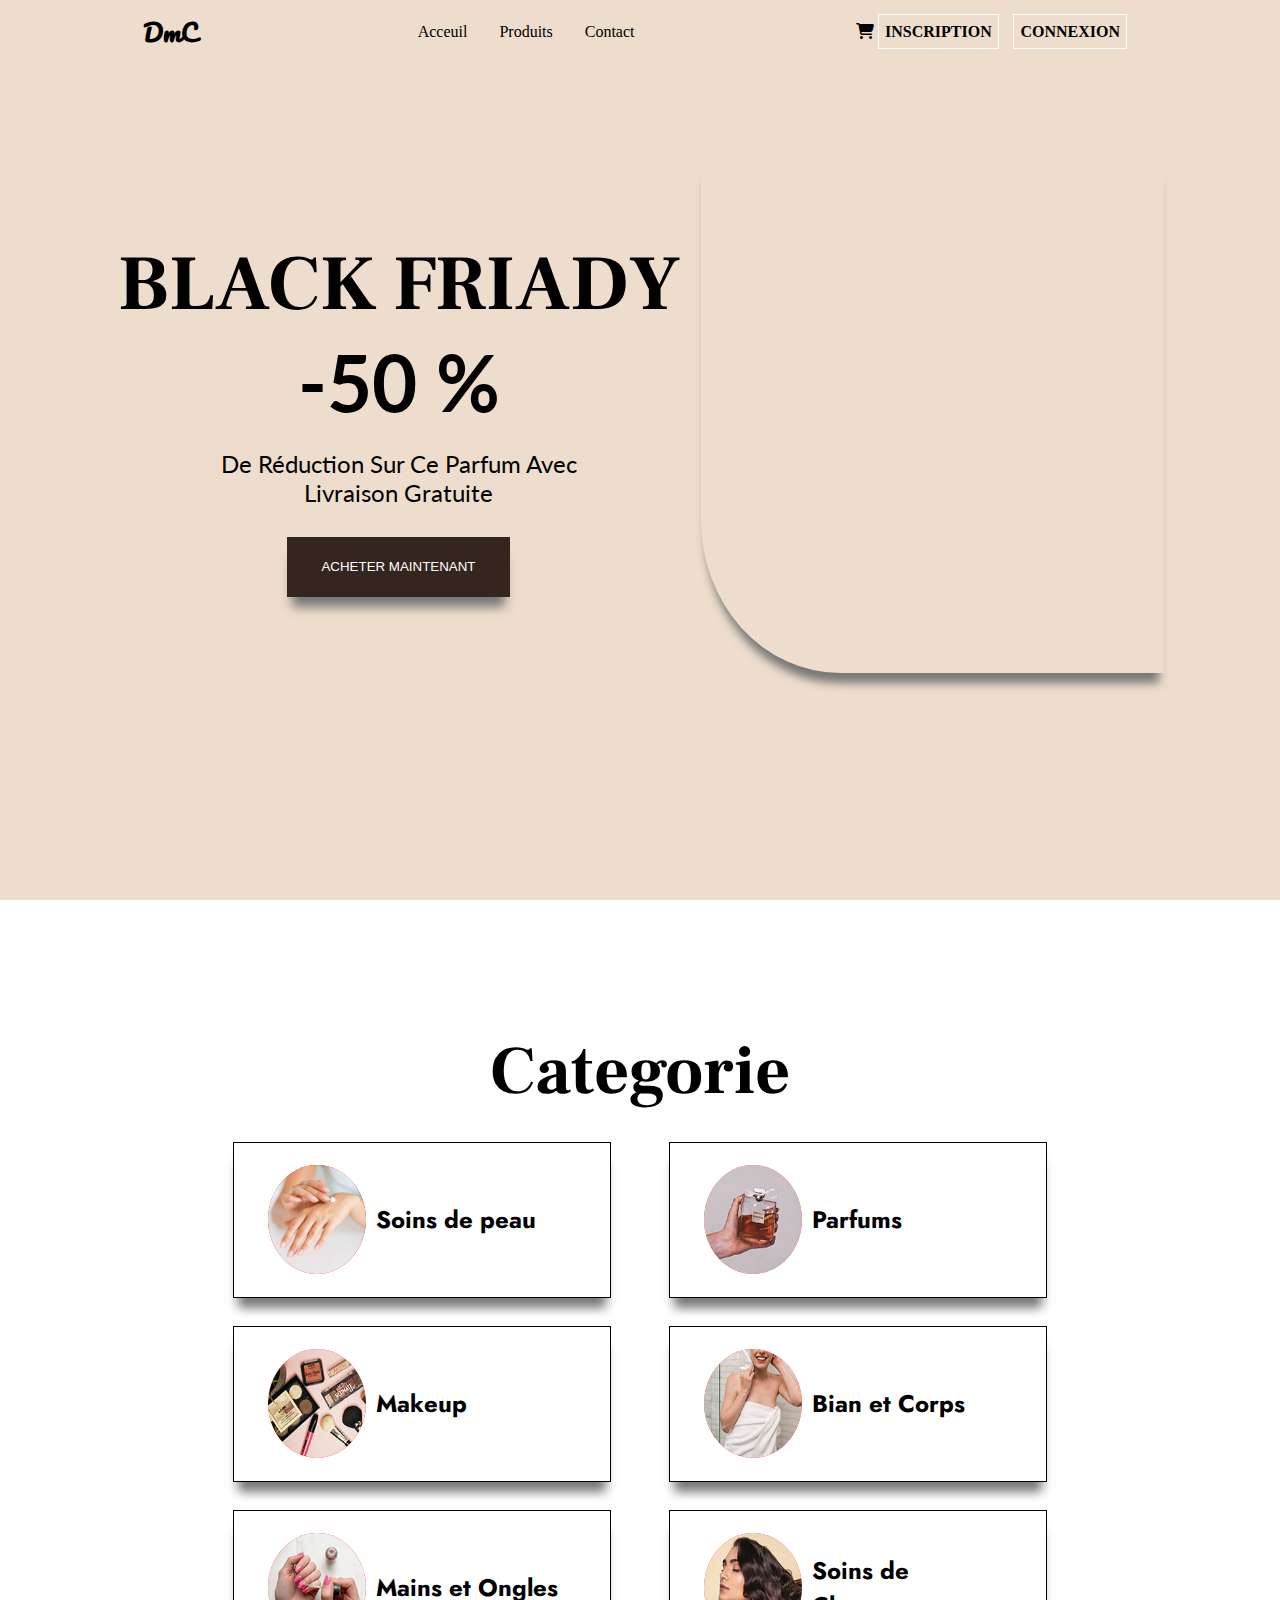
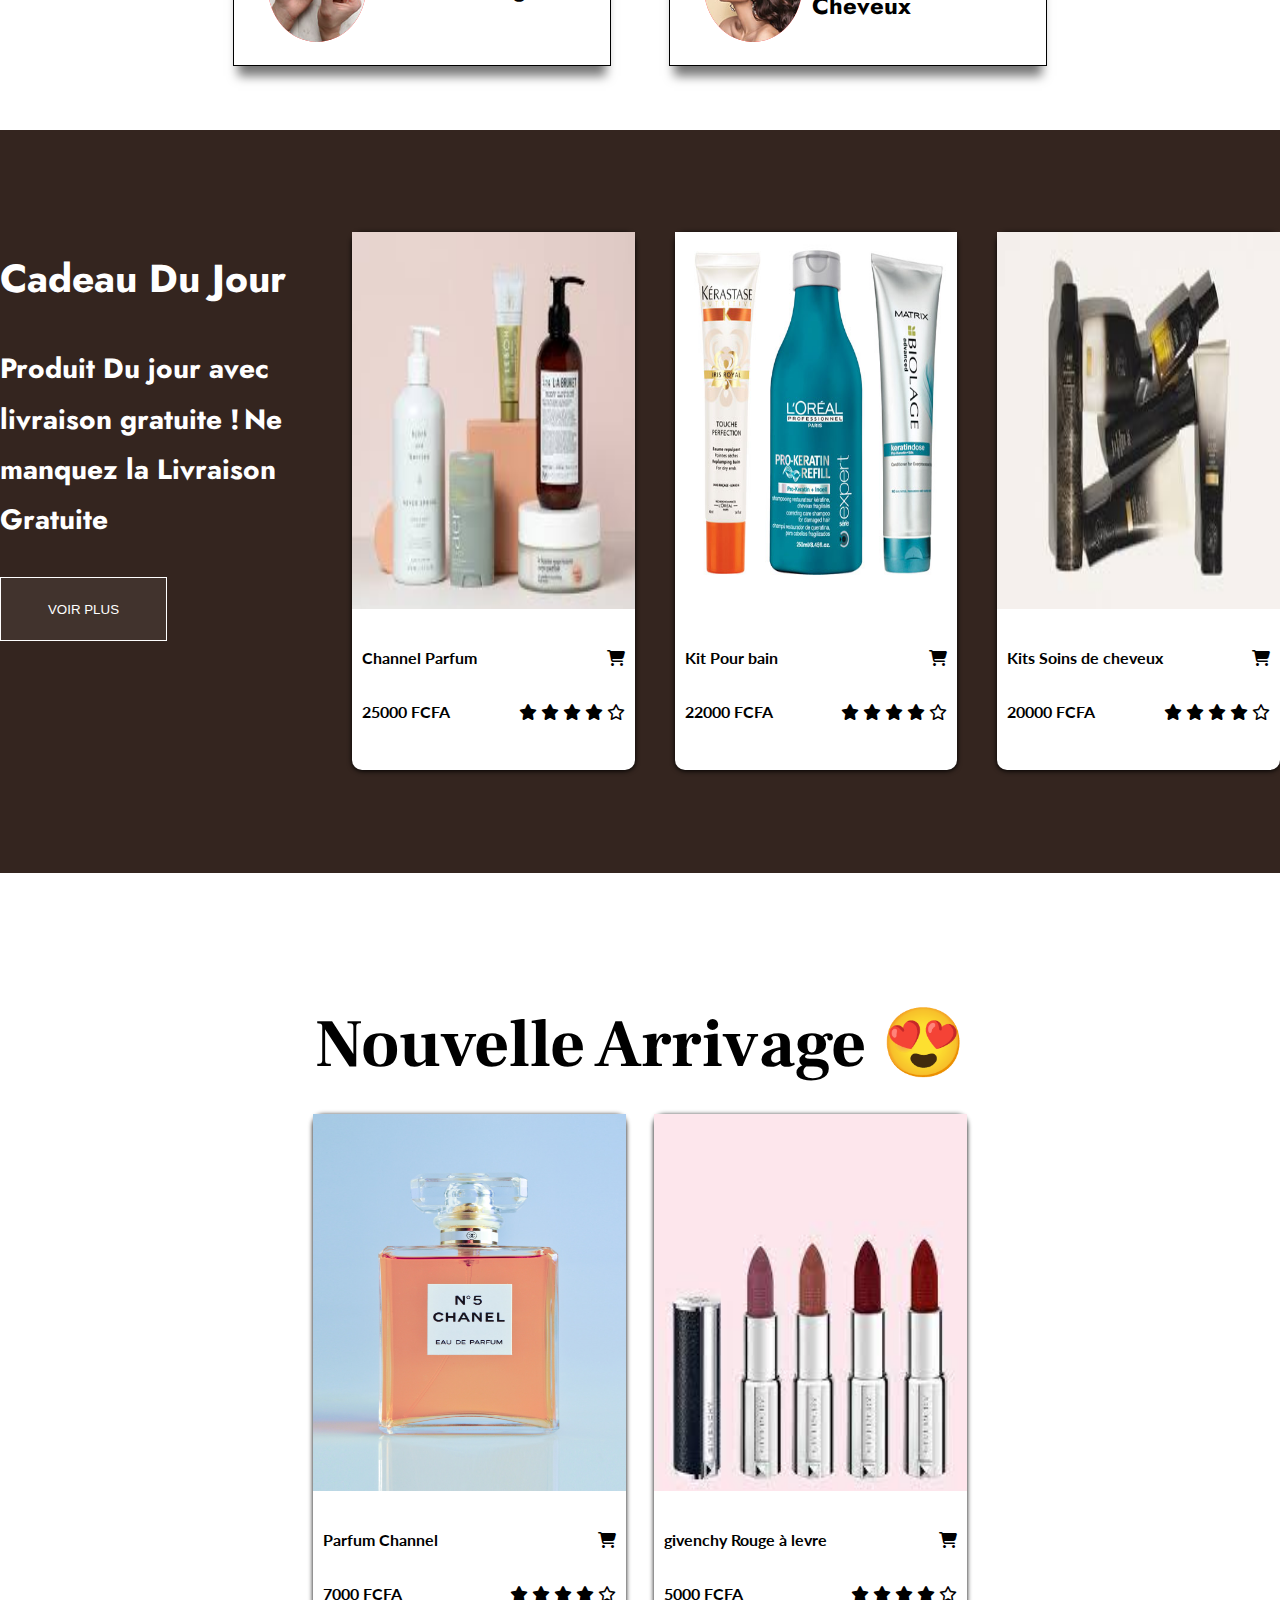
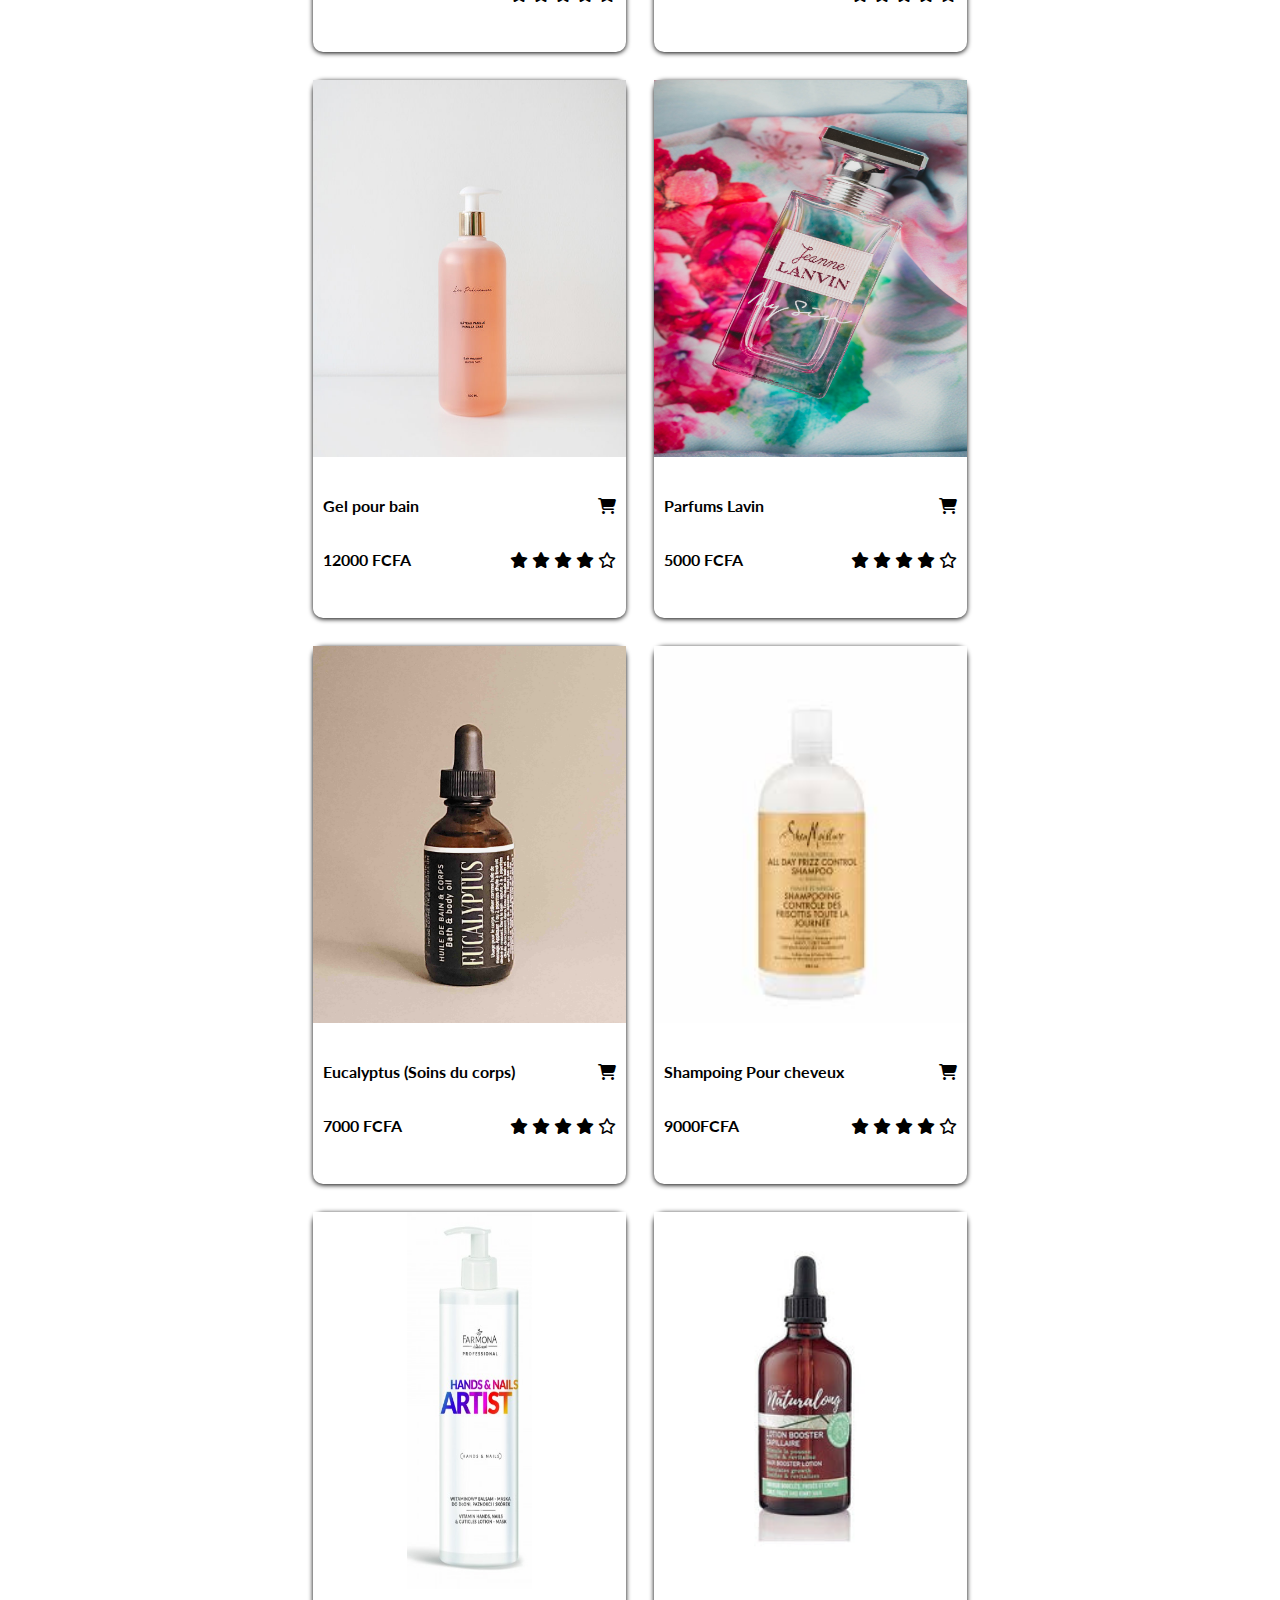
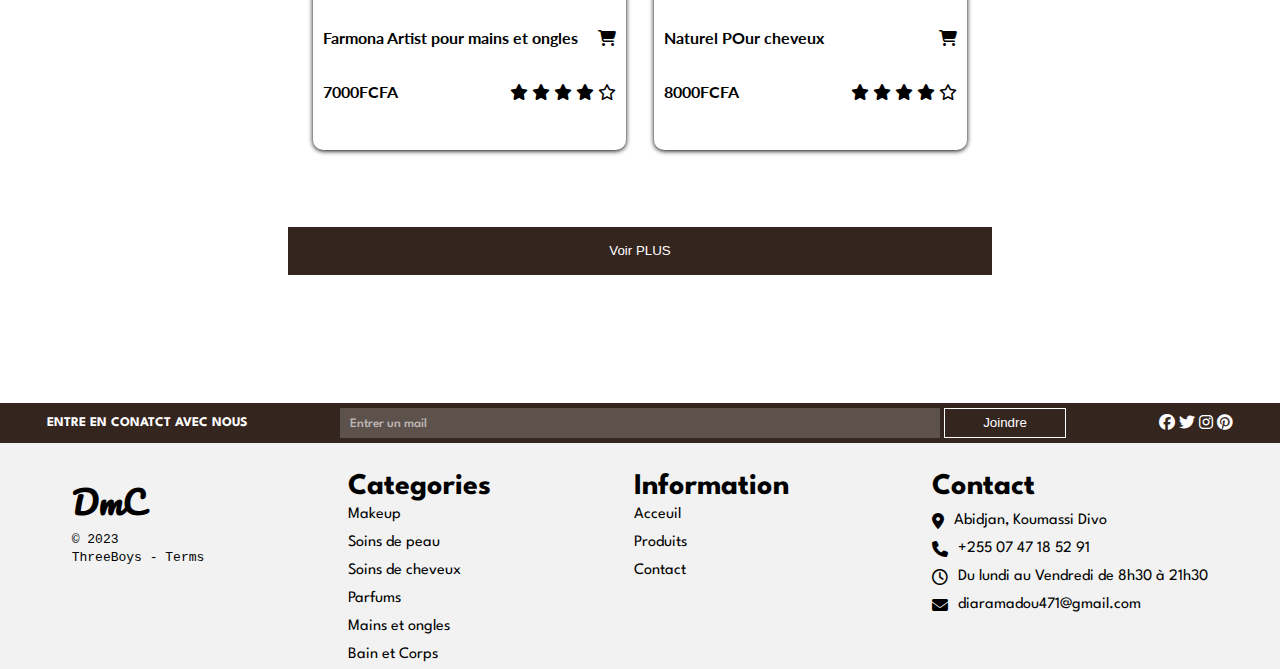
<file: e-commerce/index.html>
<!DOCTYPE html>
<html lang="en">
<head>
  <meta charset="UTF-8">
  <meta http-equiv="X-UA-Compatible" content="IE=edge">
  <meta name="viewport" content="width=device-width, initial-scale=1.0">
  <title>Acceuil</title>
  <link rel="stylesheet" href="./CSS/style.css">
  <link rel="stylesheet" href="https://cdnjs.cloudflare.com/ajax/libs/font-awesome/6.3.0/css/all.min.css">
  
  <link rel="stylesheet" href="https://fonts.googleapis.com/css?family=Audiowide|Lato|Frank+Ruhl+Libre|Roboto|Montserrat|League+Spartan|Pacifico|Jost|">

</head>
<body>

   <!-- header -->
    <header>
      <div class="navbar">
          <div class="logo">
              <a href="index.html">DmC</a>
          </div>
          <ul class="links">
            <li><a href="index.html">Acceuil</a></li>
            <li><a
              href="./HTML/toutlesproduits.html">Produits</a></li>
            <!-- <li><a href="../HTML/About.html">A propos</a></li> -->
            <li><a href="./HTML/contact.html">Contact</a></li>
          </ul>
          <div class="login">
            <a href="./HTML/panier.html" class="cart"><i class="fa-solid fa-cart-shopping"></i></a>
              <a class="action-btn" href="./HTML/inscription.html">INSCRIPTION</a>
              <a class="action-btn" href="./HTML/connexion.html">CONNEXION</a>
          </div>
          <div class="toggle-btn">
              <i class="fa-solid fa-bars"></i>
          </div>
          
      </div>

      <div class="dropdown-menu open">
        <li><a href="index.html">Acceuil</a></li>
        <li><a href="./HTML/toutlesproduits.html">Produits</a></li>
        <!-- <li><a href="./HTML/About.html">A propos</a></li> -->
        <li><a href="./HTML/contact.html">Contact</a></li>
      <li> <a class="action-btn" href="./HTML/connexion.html">CONNEXION</a></li>
        <li> <a class="action-btn" href="./HTML/inscription.html">INSCRIPTION</a></li>
      </div>

          <section class="hero">
             <div class="promo">
                  <h1>BLACK FRIADY</h1>
                  <h1>-50 %</h1>
                  <p>de réduction sur ce  parfum avec livraison gratuite</p>
                  <a href="./HTML/toutlesproduits.html"><button class="achater">ACHETER MAINTENANT</button></a>
             </div>
            
               
              <div class="d1"></div>
              <div class="conteneur">
                <div class="d2"></div>
              </div>
          </section>
    </header>

      <!-- Categorie -->

      <div class="cadre">
          <h1>Categorie</h1>

          <div class="collection">
              <div class="makeup">
                  <div class="makeupImg">
                    <img src="./image/Soins-de-peau/Peau1.jpeg" alt="" width="100%" height="100%">
                  </div>
                  <a href="./HTML/toutlesproduits.html"><h3>Soins de peau</h3></a>
              </div>
              <div class="makeup">
                <div class="makeupImg">
                  <img src="./image/Parfums/cat-fgchb.jpeg" alt="" width="100%" height="100%">
                  
                </div>
                <a href="./HTML/toutlesproduits.html"><h3>Parfums</h3></a>
               </div>

              <div class="makeup">
                <div class="makeupImg">
                  <img src="./image/Makeup/makeup.jpeg" alt="" width="100%" height="100%">
                  
                </div>
                <a href="./HTML/toutlesproduits.html"><h3>Makeup</h3></a>
              </div>
              <div class="makeup">
                <div class="makeupImg">
                  <img src="./image/Bain-et-Corps/cat-fcvhnj.jpeg" alt="" width="100%" height="100%">
                  
                </div>
                <a href="./HTML/toutlesproduits.html"><h3>Bian et Corps</h3></a>
              </div>
              <div class="makeup">
                <div class="makeupImg">
                  <img src="./image/Mains-ongles/ongles1.jpeg" alt="" width="100%" height="100%">
                  
                </div>
                <a href="./HTML/toutlesproduits.html"><h3>Mains et Ongles</h3></a>
              </div>
              <div class="makeup">
                <div class="makeupImg">
                  <img src="./image/Soins-de-cheveux/cheveux1.jpeg" alt="" width="100%" height="100%">
                  
                </div>
                <a href="./HTML/toutlesproduits.html"><h3>Soins de Cheveux</h3></a>
              </div>

          </div>


      </div>


      <!-- Produits Kits Avec livraison gratuite -->
        <div class="relatifs">
              <div class="gratos">
                <div class="info">
                    <div class="crasse">Cadeau Du Jour</div>
                    <p>
                      <span class="crass">Produit Du jour avec livraison gratuite !</span>
                      <span class="neMaqr">Ne manquez la Livraison Gratuite</span>
                    </p>

                    <a href="./HTML/toutlesproduits.html"><button class="voirPlus">VOIR PLUS</button></a>
                </div >
                <div class="livraisonGratos">
                  <img src="./image/bain-et-corps.jpeg" alt="">
                  <div class="name">
                      <p class="nomofProduct">Channel Parfum</p>
                      <p><a href="./HTML/produit.html"><i class="fa-solid fa-cart-shopping"></i></a></p>
                  </div>
                  <div class="name">
                  <p class="valeur">
                      <span class="prix">25000 </span>FCFA
                  </p>
                  <p>
                      <i class="fa-solid fa-star demo"></i>
                      <i class="fa-solid fa-star demo"></i>
                      <i class="fa-solid fa-star demo"></i>
                      <i class="fa-solid fa-star demo"></i>
                      <i class="fa-regular fa-star"></i>
                  </p>
              </div>
                </div>
                
                <div class="livraisonGratos">
                  <img src="./image/produits-cheveux.jpeg" alt="">
                  <div class="name">
                      <p class="nomofProduct">Kit Pour bain</p>
                      <p><a href="./HTML/produit.html"><i class="fa-solid fa-cart-shopping"></i></a></p>
                  </div>
                  <div class="name">
                  <p class="valeur">
                    <span class="prix">22000 </span>FCFA
                  </p>
                  <p>
                      <i class="fa-solid fa-star demo"></i>
                      <i class="fa-solid fa-star demo"></i>
                      <i class="fa-solid fa-star demo"></i>
                      <i class="fa-solid fa-star demo"></i>
                      <i class="fa-regular fa-star"></i>
                  </p>
              </div>
                </div>
                <div class="livraisonGratos">
                  <img src="./image/images.jpeg" alt="">
                  <div class="name">
                      <p class="nomofProduct">Kits Soins de cheveux</p>
                      <p><a href="./HTML/produit.html"><i class="fa-solid fa-cart-shopping"></i></a></p>
                  </div>
                  <div class="name">
                  <p class="valeur">
                    <span class="prix">20000 </span>FCFA
                  </p>
                  <p>
                      <i class="fa-solid fa-star demo"></i>
                      <i class="fa-solid fa-star demo"></i>
                      <i class="fa-solid fa-star demo"></i>
                      <i class="fa-solid fa-star demo"></i>
                      <i class="fa-regular fa-star"></i>
                  </p>
              </div>
                </div>
              </div>
        </div>




        <!-- Nouvelle Arrivage -->
        <div class="cadre">
          <h1>Nouvelle Arrivage &#128525;</h1> 

          <div class="collection">
            <div class="livraisonGratos">
              <img src="./image/Parfums/channel.jpeg" alt="">
              <div class="name">
                  <p class="nomofProduct">Parfum Channel</p>
                  <p><a href="./HTML/produit.html"><i class="fa-solid fa-cart-shopping"></i></a></p>
              </div>
              <div class="name">
              <p class="valeur">
                <span class="prix">7000 </span>FCFA
              </p>
              <p>
                  <i class="fa-solid fa-star demo"></i>
                  <i class="fa-solid fa-star demo"></i>
                  <i class="fa-solid fa-star demo"></i>
                  <i class="fa-solid fa-star demo"></i>
                  <i class="fa-regular fa-star"></i>
              </p>
          </div>
            </div>
            <div class="livraisonGratos">
              <img src="./image/givenchy.jpeg" alt="">
              <div class="name">
                  <p class="nomofProduct">givenchy Rouge à levre</p>
                  <p><a href="./HTML/produit.html"><i class="fa-solid fa-cart-shopping"></i></a></p>
              </div>
              <div class="name">
              <p class="valeur">
                <span class="prix">5000 </span>FCFA
              </p>
              <p>
                  <i class="fa-solid fa-star demo"></i>
                  <i class="fa-solid fa-star demo"></i>
                  <i class="fa-solid fa-star demo"></i>
                  <i class="fa-solid fa-star demo"></i>
                  <i class="fa-regular fa-star"></i>
              </p>
          </div>
            </div>

               <div class="livraisonGratos">
                <img src="./image/bain-et-corps1.jpeg" alt="">
                <div class="name">
                    <p class="nomofProduct">Gel pour bain</p>
                    <p><a href="./HTML/produit.html"><i class="fa-solid fa-cart-shopping"></i></a></p>
                </div>
                <div class="name">
                <p class="valeur">
                  <span class="prix">12000   </span>FCFA
                </p>
                <p>
                    <i class="fa-solid fa-star demo"></i>
                    <i class="fa-solid fa-star demo"></i>
                    <i class="fa-solid fa-star demo"></i>
                    <i class="fa-solid fa-star demo"></i>
                    <i class="fa-regular fa-star"></i>
                </p>
            </div>
              </div>
              <div class="livraisonGratos">
                <img src="./image/Parfums/parfums2.jpeg" alt="">
                <div class="name">
                    <p class="nomofProduct">Parfums Lavin</p>
                    <p><a href="./HTML/produit.html"><i class="fa-solid fa-cart-shopping"></i></a></p>
                </div>
                <div class="name">
                <p class="valeur">
                  <span class="prix">5000   </span>FCFA
                </p>
                <p>
                    <i class="fa-solid fa-star demo"></i>
                    <i class="fa-solid fa-star demo"></i>
                    <i class="fa-solid fa-star demo"></i>
                    <i class="fa-solid fa-star demo"></i>
                    <i class="fa-regular fa-star"></i>
                </p>
            </div>
              </div>
              <div class="livraisonGratos">
                <img src="./image/Bain-et-Corps/bain3.jpeg" alt="">
                <div class="name">
                    <p class="nomofProduct">Eucalyptus (Soins du corps)</p>
                    <p><a href="./HTML/produit.html"><i class="fa-solid fa-cart-shopping"></i></a></p>
                </div>
                <div class="name">
                <p class="valeur">
                  <span class="prix">7000 </span>FCFA
                </p>
                <p>
                    <i class="fa-solid fa-star demo"></i>
                    <i class="fa-solid fa-star demo"></i>
                    <i class="fa-solid fa-star demo"></i>
                    <i class="fa-solid fa-star demo"></i>
                    <i class="fa-regular fa-star"></i>
                </p>
            </div>
              </div>
              <div class="livraisonGratos">
                <img src="./image/cheveux.jpeg" alt="">
                <div class="name">
                    <p class="nomofProduct">Shampoing Pour cheveux</p>
                    <p><a href="./HTML/produit.html"><i class="fa-solid fa-cart-shopping"></i></a></p>
                </div>
                <div class="name">
                <p class="valeur">
                  <span class="prix">9000</span>FCFA
                </p>
                <p>
                    <i class="fa-solid fa-star demo"></i>
                    <i class="fa-solid fa-star demo"></i>
                    <i class="fa-solid fa-star demo"></i>
                    <i class="fa-solid fa-star demo"></i>
                    <i class="fa-regular fa-star"></i>
                </p>
            </div>
              </div>
              <div class="livraisonGratos">
                <img src="./image/Mains-ongles/ongles4.jpeg" alt="">
                <div class="name">
                    <p class="nomofProduct">Farmona Artist pour mains et ongles</p>
                    <p><a href="./HTML/produit.html"><i class="fa-solid fa-cart-shopping"></i></a></p>
                </div>
                <div class="name">
                <p class="valeur">
                  <span class="prix">7000</span>FCFA
                </p>
                <p>
                    <i class="fa-solid fa-star demo"></i>
                    <i class="fa-solid fa-star demo"></i>
                    <i class="fa-solid fa-star demo"></i>
                    <i class="fa-solid fa-star demo"></i>
                    <i class="fa-regular fa-star"></i>
                </p>
            </div>
              </div>
              <div class="livraisonGratos">
                <img src="./image/Bain-et-Corps/bain5.jpeg" alt="">
                <div class="name">
                    <p class="nomofProduct">Naturel POur cheveux</p>
                    <p><a href="../HTML/produit.html"><i class="fa-solid fa-cart-shopping"></i></a></p>
                </div>
                <div class="name">
                <p class="valeur">
                  <span class="prix">8000</span>FCFA
                </p>
                <p>
                    <i class="fa-solid fa-star demo"></i>
                    <i class="fa-solid fa-star demo"></i>
                    <i class="fa-solid fa-star demo"></i>
                    <i class="fa-solid fa-star demo"></i>
                    <i class="fa-regular fa-star"></i>
                </p>
            </div>
              </div>
          </div>
             <div class="longVoirPLUS">
              <a href="./HTML/toutlesproduits.html"><button>Voir PLUS</button></a>
             </div>

      </div>
      <!-- Footer -->

  <footer>
    <div class="primaire">

        <h5>ENTRE EN CONATCT AVEC NOUS</h5>

        <div class="login">
          <input placeholder="Entrer un mail">
          <button>Joindre</button>
        </div>

        <div class="logo">
          <i class="fa-brands fa-facebook"></i>
          <i class="fa-brands fa-twitter"></i>
          <i class="fa-brands fa-instagram"></i>
          <i class="fa-brands fa-pinterest"></i>
        </div>

    </div>

    <div class="seconde">
                    
            <div class="log">
                <h1>DmC</h1>
                <code>© 2023 </code><br>
                <code>ThreeBoys - Terms</code>
               
                
            </div>

            <div class="categories">
                <p class="text">Categories</p>

                <p>Makeup</p>
                <p>Soins de peau</p>
                <p>Soins de cheveux</p>
                <p>Parfums</p>
                <p>Mains et ongles</p>
                <p>Bain et Corps</p>
                
            </div>

            <div class="information">
              <p class="text"> Information</p>
              <a href="index.html">Acceuil</a>
              <a href="./HTML/Produits">Produits</a>
              <!-- <a href="../HTML/Apropos">A propos</a> -->
              <a href="./HTML/contact.html">Contact</a>
            </div>

            
            <div id="Contact">
                
                    <p class="text">Contact</p>
                    <div class="cont1">
                        <i class="fa-sharp fa-solid fa-location-dot"></i>
                        <p>Abidjan, Koumassi Divo</p>
                    </div>
                    <div class="cont1">
                        <i class="fa-solid fa-phone"></i>
                        <p>+255 07 47 18 52 91</p>
                    </div>
                    <div class="cont1">
                        <i class="fa-regular fa-clock"></i>
                        <p>Du lundi au Vendredi de 8h30 à 21h30</p>
                    </div>
                    <div class="cont1">
                        <i class="fa-solid fa-envelope"></i>
                        <p><a id="mail" href="mailto:diaramadou471@gmail.com">diaramadou471@gmail.com</a></p>
                    </div>
                
            </div>

          
    </div>  

  </footer> 









  
  <script>
    var toggleBtn = document.querySelector('.toggle-btn')
    var toggleBtnicon = document.querySelector('.toggle-btn i')
    var dropdownMenu = document.querySelector('.dropdown-menu')
    console.log(toggleBtn, toggleBtnicon, dropdownMenu)

    toggleBtn.onclick = function(){
      console.log(dropdownMenu.classList.toggle('open'))
      const isOpen = dropdownMenu.classList.contains('open')

      toggleBtnicon.classList = isOpen 

      ? "fa-solid fa-xmark"
      : "fa-solid fa-bars"
    }

  </script>
  <script src="./js/script.js"></script>
</body>
</html>
</file>
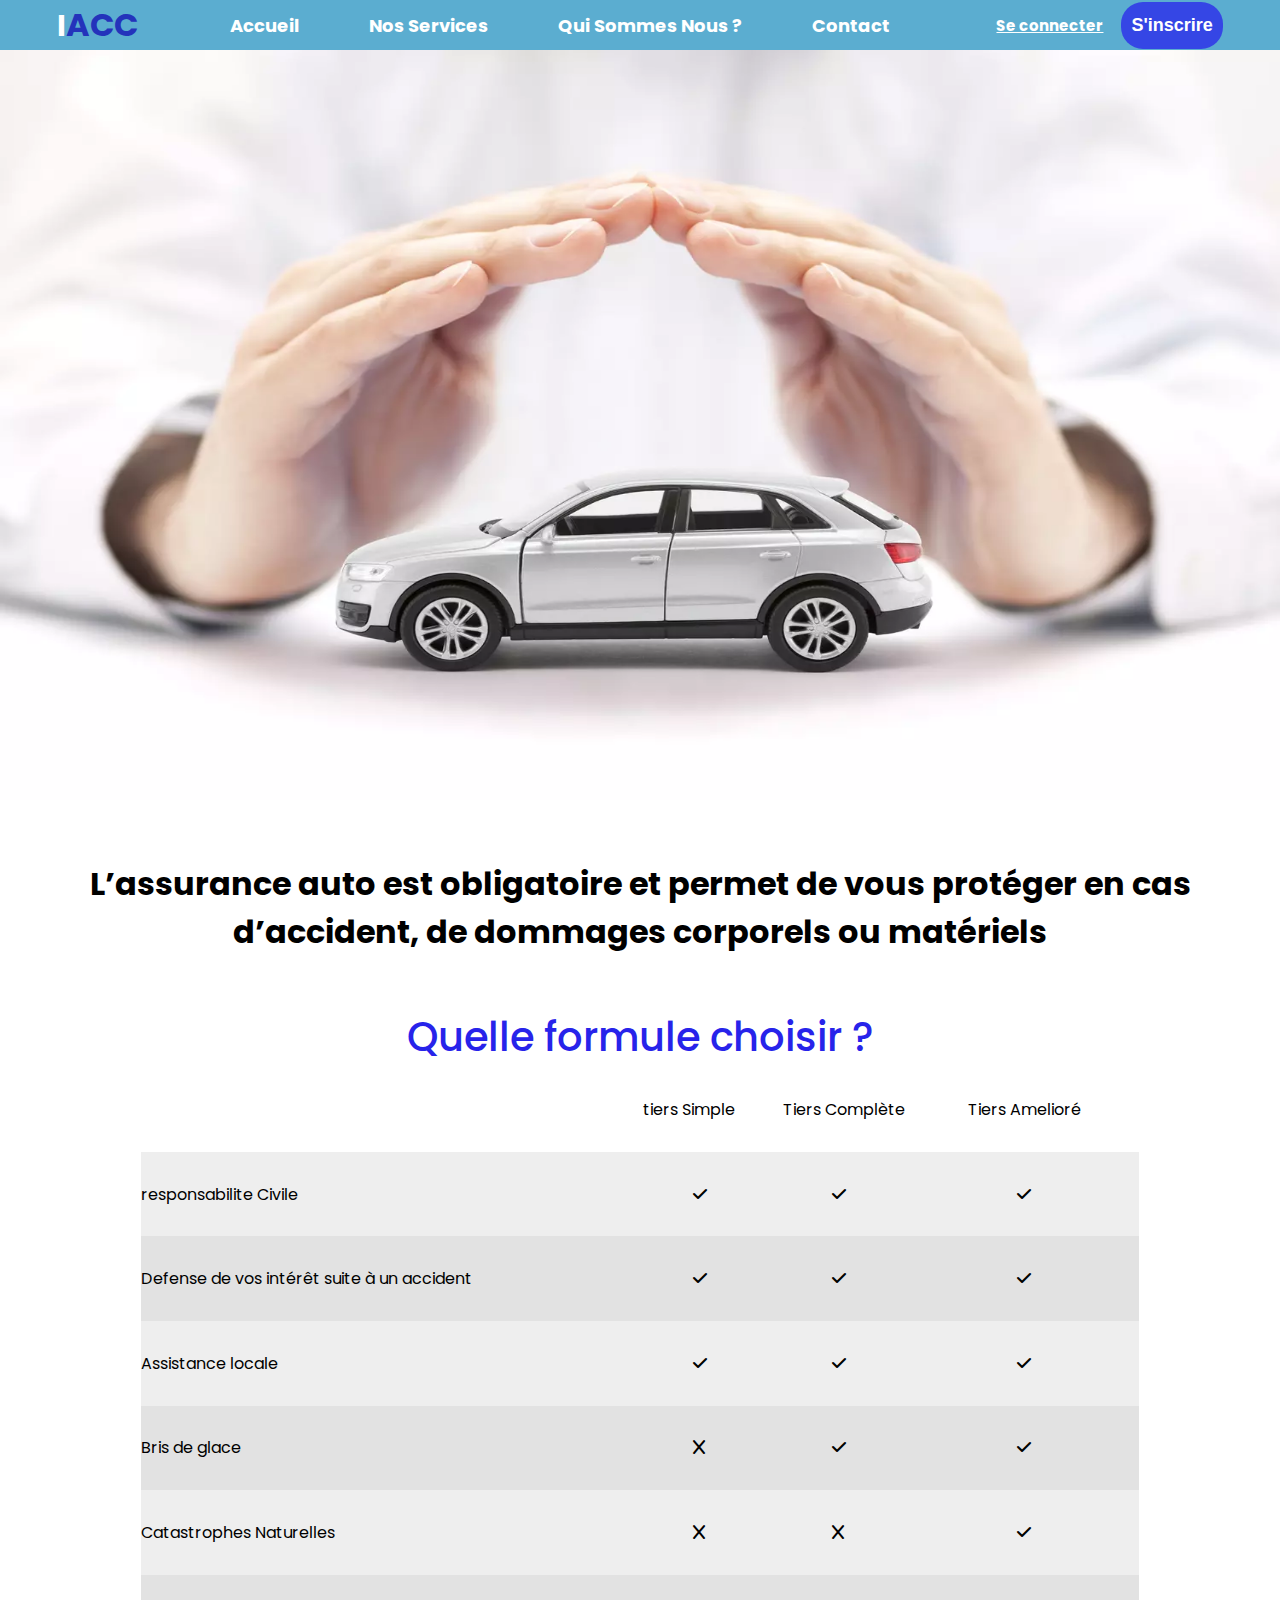
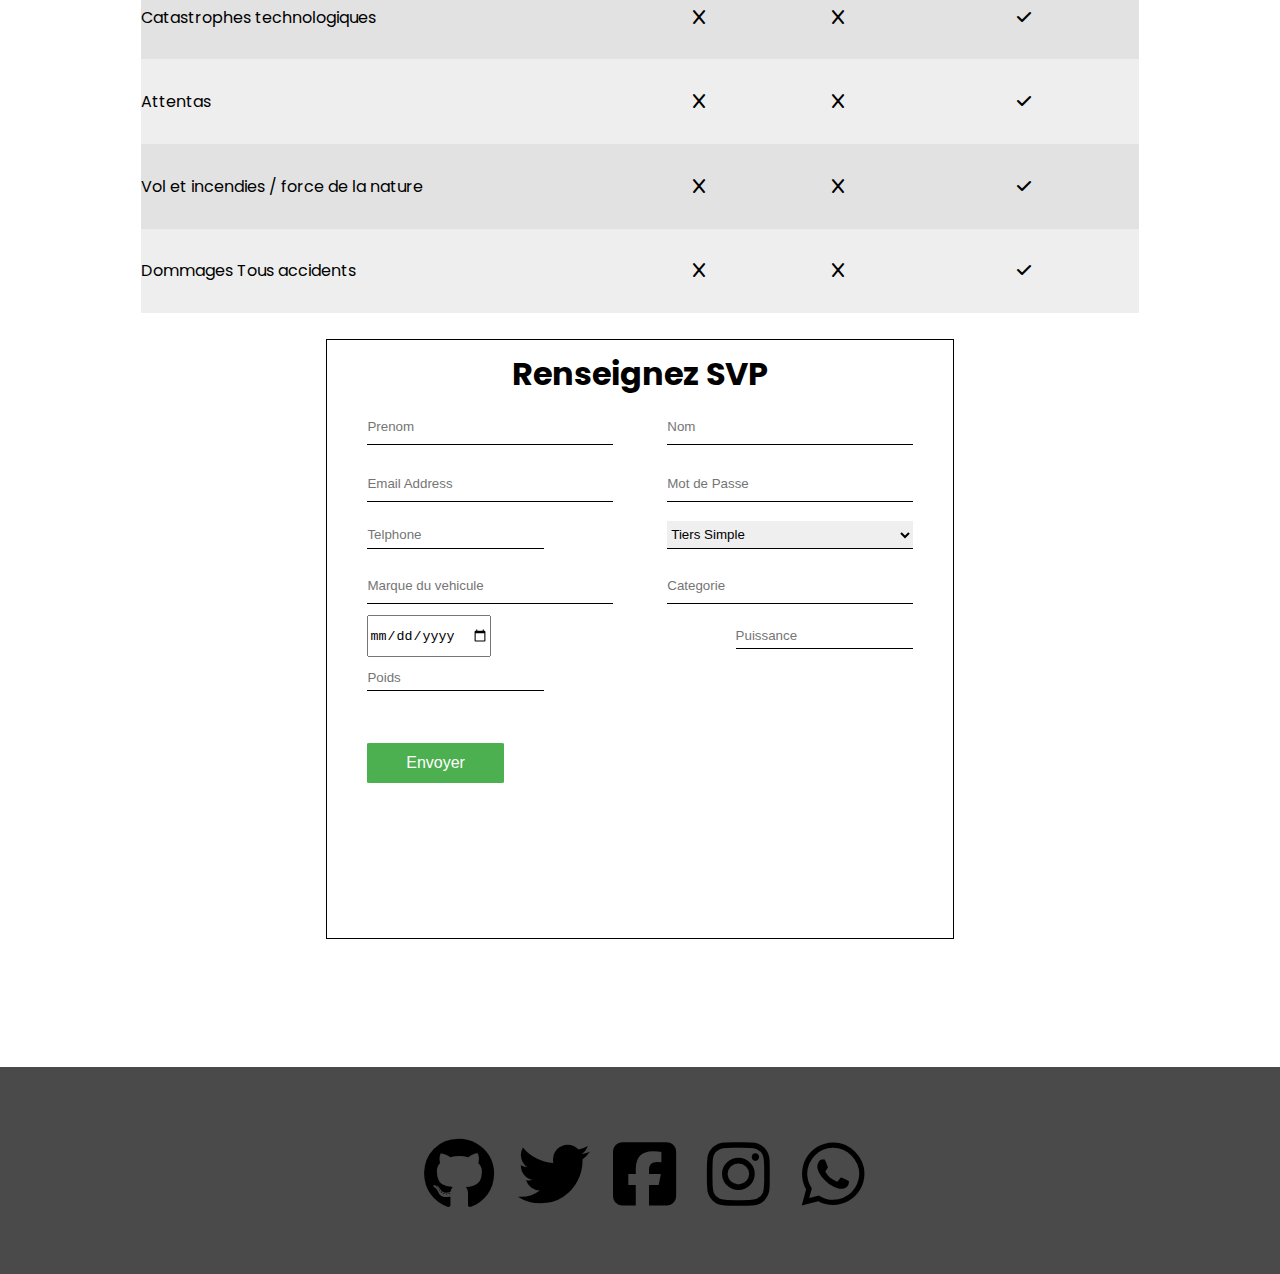
<file: Assurance-Automobile/HTML/automobile.html>
<!DOCTYPE html>
<html lang="en">
<head>
    <meta charset="UTF-8">
    <meta http-equiv="X-UA-Compatible" content="IE=edge">
    <meta name="viewport" content="width=device-width, initial-scale=1.0">
    <title>Assurance Automobile</title>
    <link rel="stylesheet" href="../CSS/autombile.css">
    <link rel="stylesheet" href="https://cdnjs.cloudflare.com/ajax/libs/font-awesome/6.2.1/css/all.min.css">
</head>
<body>
    <!-- ********************* Header ***********************-->
      <section id="header">
            <!-- Navbar -->
            <nav id="nav">

                  <div id="logo">
                      <h1> <span id="lei">I</span>ACC</h1>
                  </div>
                </label>
                  <div id="navitems">
                      <ul class="dropdownmenu">
                          <li><a href="../index.html">Accueil</a></li>
                          <li><a href="#">Nos Services</a>
                            <ul>
                              <li><a href="../HTML/automobile.html">Assurance Automobile</a></li>
                              <li><a href="">Assurance Moto</a></li>
                              <li><a href="../HTML/MRH&MRP.html">Assurance Multirisque<br>Professionnelle&Habitation</a></li>
                              <li><a href="#">Responsabilite Civile</a></li>
                              <li><a href="#">Assurance Voyage</a></li>
                            </ul>
                          </li>
                          <li><a href="../index.html">Qui Sommes Nous ?</a></li>
                          <li><a href="../HTML/contact.html">Contact</a></li>
                        </ul>
                  </div>

                  <div id="connection">
                      <a class="connecte" href="../HTML/connexion.html">Se connecter</a>
                      <button class="inscrire">S'inscrire</button>
                  </div>
            </nav>
            

            <div class="banner">
                <!-- <p class="texte"><span id="bienvenue">BIENVENUE A</span><br> <span class="lettre">I</span>voire <span class="lettre">A</span>ssurance <br> <span class="lettre">C</span>onseil <span class="lettre">C</span>ourtage </p> -->
            </div>

      </section>


    <!-- ********************* Table ***********************-->
    <section id="Sapasse">
        <h1 class="info">L’assurance auto est obligatoire et permet de vous protéger en cas d’accident, de dommages corporels ou matériels</h1>

        <h2 class="Quelle">Quelle formule choisir ?</h2>

        <table class="garantie">

            <tr class="tiers">
              <td></td>
              <td>tiers Simple</td>
              <td>Tiers Complète</td>
              <td>Tiers Amelioré</td>
             
            </tr>






            
            <tr class="blanc">
                <td>responsabilite Civile</td>
                <td class="croix"><i class="fa-solid fa-check"></i></td>
                <td class="croix"><i class="fa-solid fa-check"></i></td>
                <td class="croix"><i class="fa-solid fa-check"></i></td>
            </tr>

            <tr class="noir"> 
              <td>Defense de vos intérêt suite à un accident</td>
              <td class="croix" ><i class="fa-solid fa-check"></i></td>
              <td class="croix"><i class="fa-solid fa-check"></i></td>
              <td class="croix"><i class="fa-solid fa-check"></i></td>
            </tr>

            <tr class="blanc"> 
              <td>Assistance locale</td>
              <td class="croix"><i class="fa-solid fa-check"></i></td>
              <td class="croix"><i class="fa-solid fa-check"></i></td>
              <td class="croix"><i class="fa-solid fa-check"></i></td>
            </tr>
            
            <tr class="noir"> 
              <td>Bris de glace</td>
              <td class="croix"><i class="fa-solid fa-x"></i></td>
              <td class="croix"><i class="fa-solid fa-check"></i></td>
              <td class="croix"><i class="fa-solid fa-check"></i></td>
            </tr>

            <tr class="blanc"> 
              <td>Catastrophes Naturelles</td>
              <td class="croix"><i class="fa-solid fa-x"></i></td>
              <td class="croix"><i class="fa-solid fa-x"></i></i></td>
              <td class="croix"><i class="fa-solid fa-check"></i></td>
            </tr>

            <tr class="noir">  
            <td>Catastrophes technologiques</td>
                <td class="croix"><i class="fa-solid fa-x"></i></td>
                <td class="croix"><i class="fa-solid fa-x"></i></td>
                <td class="croix"><i class="fa-solid fa-check"></i></td>
            </tr>
            <tr class="blanc"> 
                <td>Attentas</td>
                <td class="croix"><i class="fa-solid fa-x"></i></td>
                <td class="croix"><i class="fa-solid fa-x"></i></td>
                <td class="croix"><i class="fa-solid fa-check"></i></td>
            </tr>
            
            <tr class="noir"> 
              <td>Vol et incendies / force de la nature</td>
              <td class="croix"><i class="fa-solid fa-x"></i></td>
              <td class="croix"><i class="fa-solid fa-x"></i></td>
              <td class="croix"><i class="fa-solid fa-check"></i></td>
            </tr>
            <tr class="blanc"> 
              <td>Dommages Tous accidents</td>
              <td class="croix"><i class="fa-solid fa-x"></i></td>
              <td class="croix"><i class="fa-solid fa-x"></i></td>
              <td class="croix"><i class="fa-solid fa-check"></i></td>
            </tr>

        </table>

    </section>




  
       
     <!-- ********************* Champ à remplir pour une assurance automobile ***********************-->
     <section class="container">
        
            <div class="content">
               <h1 class="form-title">Renseignez SVP</h1>
                    <form>
                      <div class="beside">
                        <input type="text" placeholder="Prenom">
                        <input type="text" placeholder="Nom">
                      </div>
                      <div class="beside">
                        <input type="email" placeholder="Email Address">
                        <input type="password" placeholder="Mot de Passe" name="password">
                      </div>
                    <div class="beside">
                        <input type="tel" placeholder="Telphone">
                        <select>
                            <option>Tiers Simple</option>
                            <option>Tiers amelioré</option>
                            <option>Tiers complète</option>
                        </select>
                    </div>
                      <div class="beside">
                        <input type="text" placeholder="Marque du vehicule">
                        <input type="text" placeholder="Categorie">
                      </div>
                      <div class="beside">
                        <input type="date" placeholder="Date de mise en circulation">
                        <input type="tel" placeholder="Puissance">
                      </div>
                      <div class="bestide">
                        <input type="tel" placeholder="Poids">
                      </div>
                      <button type="button" id="button">Envoyer</button>
                    </form>
                    
                </div>
         
            
     </section>

     <!-- ********************* footeer ***********************-->
     <section id="footer">
        <div class="footer">
                <div>
                    <i class="fa-brands fa-github"></i>
                </div>
                <div>
                    <i class="fa-brands fa-twitter"></i>
                </div>
                <div>
                    <i class="fa-brands fa-square-facebook"></i>
                </div>
                <div>
                    <i class="fa-brands fa-instagram"></i>
                </div>
                <div>
                    <i class="fa-brands fa-whatsapp"></i>
                </div>
        </div>

     </section>
</body>
</html>
</file>
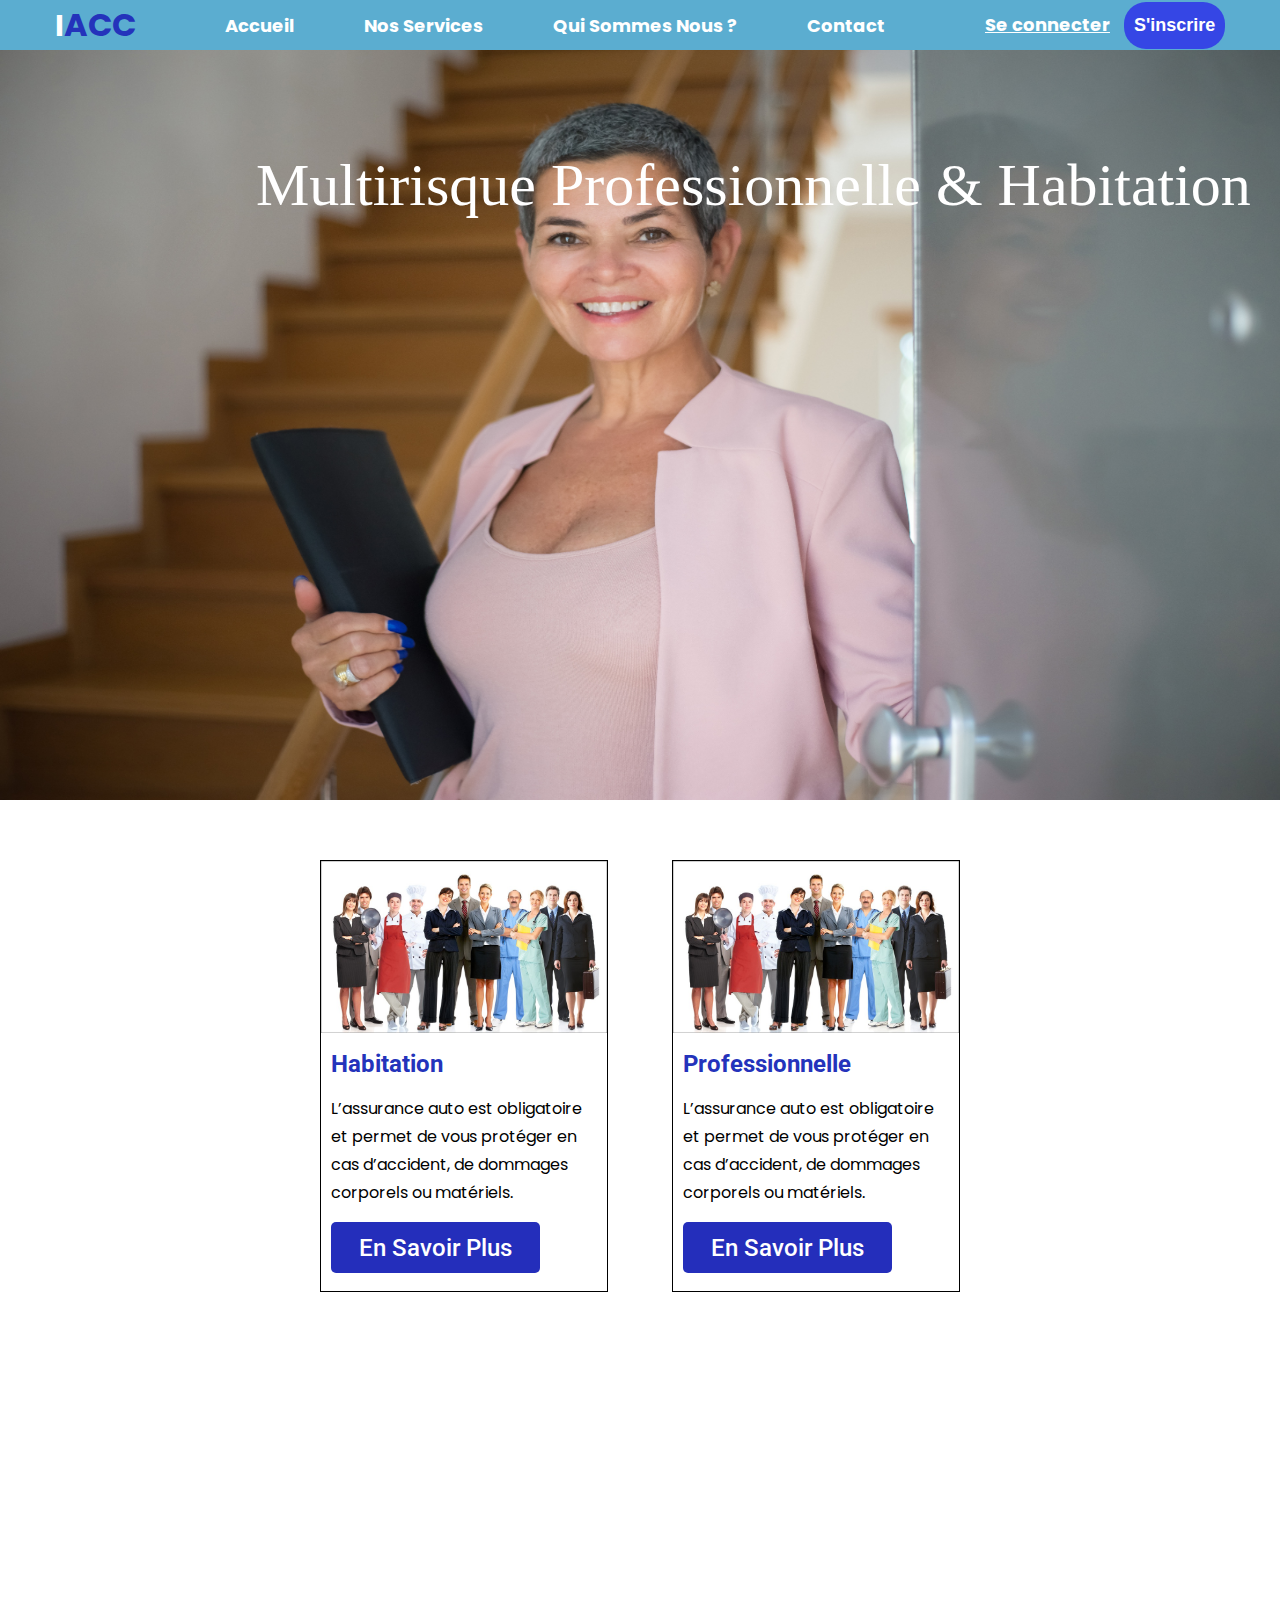
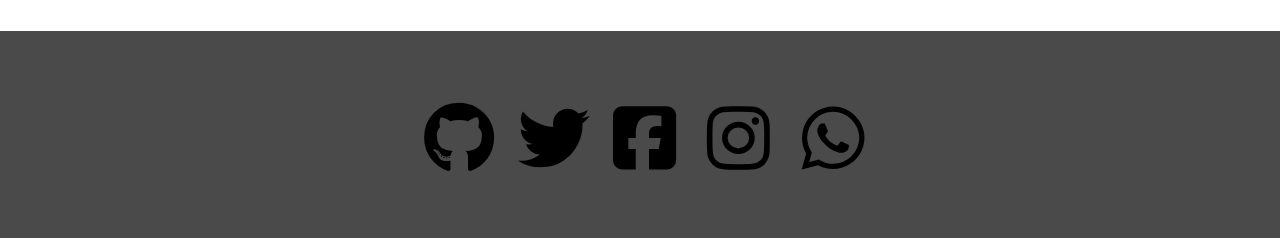
<file: Assurance-Automobile/HTML/MRH&MRP.html>
<!DOCTYPE html>
<html lang="en">
<head>
    <meta charset="UTF-8">
    <meta http-equiv="X-UA-Compatible" content="IE=edge">
    <meta name="viewport" content="width=device-width, initial-scale=1.0">
    <title>Assurance Automobile</title>
    <link rel="stylesheet" href="../CSS/MRH&MRP.css">
    <link rel="stylesheet" href="https://cdnjs.cloudflare.com/ajax/libs/font-awesome/6.2.1/css/all.min.css">
</head>
<body>
    <!-- ********************* Header ***********************-->
      <section id="header">
            <!-- Navbar -->
            <nav id="nav">

                  <div id="logo">
                      <h1> <span id="lei">I</span>ACC</h1>
                  </div>
                </label>
                  <div id="navitems">
                      <ul class="dropdownmenu">
                          <li><a href="../">Accueil</a></li>
                          <li><a href="#">Nos Services</a>
                            <ul>
                              <li><a href="../HTML/automobile.html">Assurance Automobile</a></li>
                              <li><a href="">Assurance Moto</a></li>
                              <li><a href="../HTML/MRH&MRP.html">Assurance Multirisque<br>Professionnelle&Habitation</a></li>
                              <li><a href="#">Responsabilite Civile</a></li>
                              <li><a href="#">Assurance Voyage</a></li>
                            </ul>
                          </li>
                          <li><a href="../index.html">Qui Sommes Nous ?</a></li>
                          <li><a href="../HTML/contact.html">Contact</a></li>
                        </ul>
                  </div>

                  <div id="connection">
                      <a class="connecte" href="../HTML/connexion.html">Se connecter</a>
                      <button class="inscrire">S'inscrire</button>
                  </div>
            </nav>
            

            <div class="banner">
                <h2 class="texte"> Multirisque Professionnelle & Habitation </h2>
                  
            </div>

      </section>


    <!-- ********************* MRH & MRP ***********************-->
 
      <section id="mrh">


          <div class="MrhMrp">
                <div class="mrh">
                    <div class="imgMrh">
                      <img src="../image/multirisque-professionnelle..jpg" width="100%" height="100%" alt="">
                    </div>
                    <div class="MrhTExt">
                        <h2>Habitation </h2>
                        <p>L’assurance auto est obligatoire et permet de vous protéger en cas d’accident, de dommages corporels ou matériels.</p>
                    </div>
                    <div class="Mrhbtn">
                      <button type="button">En Savoir Plus</button>
                    </div>
                </div>
                <div class="mrp">
                  <div class="imgMrp">
                    <img src="../image/multirisque-professionnelle..jpg" width="100%" height="100%" alt="">
                   
                  </div>
                  <div class="MrpTExt">
                    <h2>Professionnelle </h2>
                        <p>L’assurance auto est obligatoire et permet de vous protéger en cas d’accident, de dommages corporels ou matériels.</p>
                    
                  </div>
                  <div class="Mrpbtn">
                    <button type="button" class="button">En Savoir Plus</button>
                  </div>
              </div>
          </div>
      </section>



  
       
     <!-- ********************* champ à remplir pour une assurance automobile ***********************-->
  
     <!-- ********************* footeer ***********************-->
     <section id="footer">
        <div class="footer">
                <div>
                    <i class="fa-brands fa-github"></i>
                </div>
                <div>
                    <i class="fa-brands fa-twitter"></i>
                </div>
                <div>
                    <i class="fa-brands fa-square-facebook"></i>
                </div>
                <div>
                    <i class="fa-brands fa-instagram"></i>
                </div>
                <div>
                    <i class="fa-brands fa-whatsapp"></i>
                </div>
        </div>

     </section>
</body>
</html>

</body>
</html>
</file>
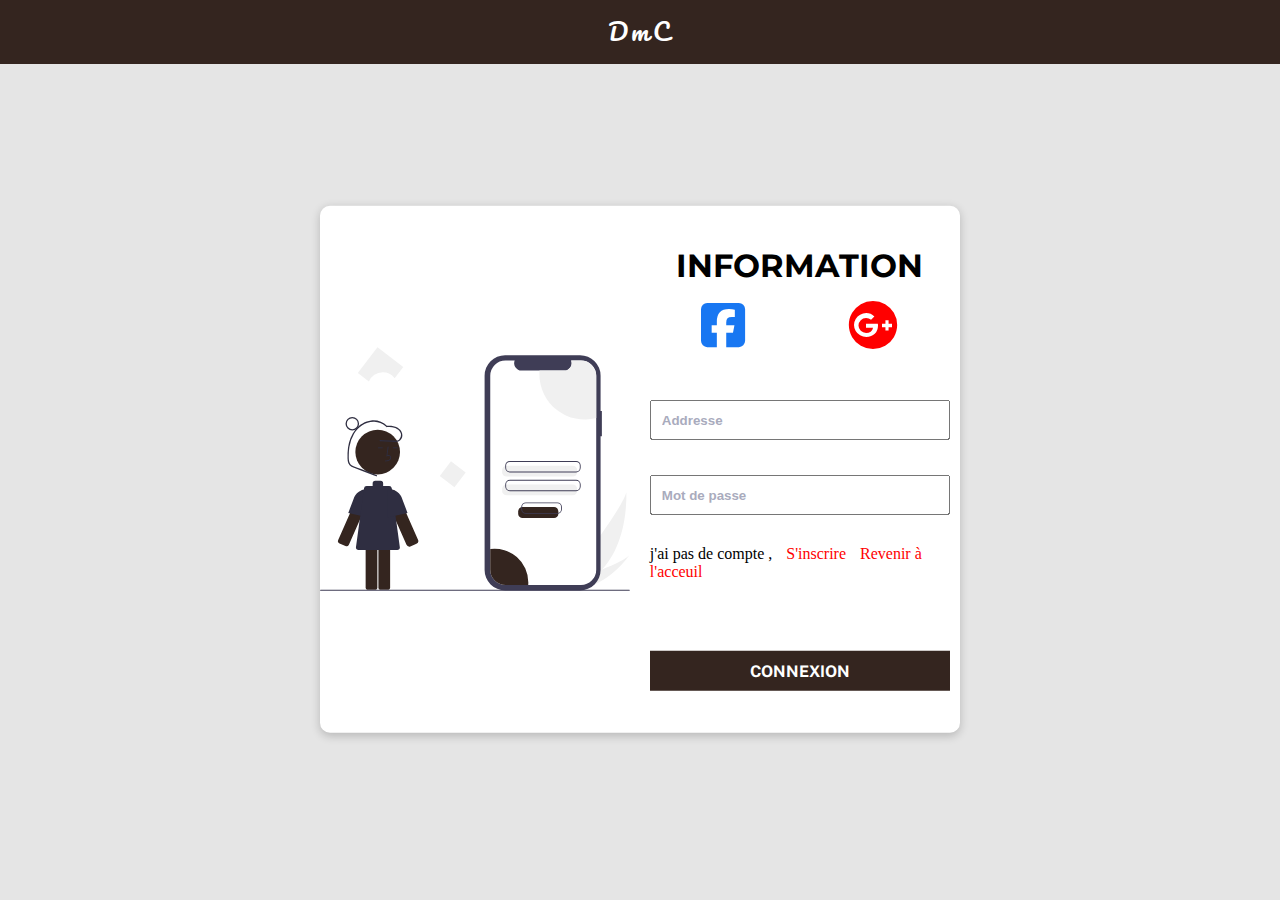
<file: e-commerce/HTML/connexion.html>
<!DOCTYPE html>
<html lang="en">
<head>
  <meta charset="UTF-8">
  <meta http-equiv="X-UA-Compatible" content="IE=edge">
  <meta name="viewport" content="width=$, initial-scale=1.0">
  <title>Connexion</title>
  <link rel="stylesheet" href="../CSS/connexion.css">
  <link rel="stylesheet" href="https://cdnjs.cloudflare.com/ajax/libs/font-awesome/6.3.0/css/all.min.css">
  <link href="https://fonts.googleapis.com/css2?family=Montserrat:wght@200&family=Pacifico&family=Public+Sans:wght@100&display=swap" rel="stylesheet">
</head>
<body>

  <!-- ******************** HEADER ************************ -->
  <header>
    <h1>DmC</h1>
  </header>


  <!-- Formulaire -->

  <div class="content">
      
    <article>
            <div class="div1">
                
                    <svg data-name="Layer 1" xmlns="http://www.w3.org/2000/svg" width="708" height="555.86743" viewBox="0 0 708 555.86743" xmlns:xlink="http://www.w3.org/1999/xlink"><path id="b10fb2cf-c586-4c5f-9fbf-e678f5ffa3db-219" data-name="Path 133" d="M890.46523,679.51478a211.72219,211.72219,0,0,1-46.19649,37.27045c-.39154.24069-.7897.4667-1.18925.70031l-27.639-24.46263c.29035-.26957.61188-.57235.95806-.90494C836.99246,672.563,939.22932,535.83823,946.042,502.54351,945.57186,505.31735,952.18923,614.09419,890.46523,679.51478Z" transform="translate(-246 -172.06628)" fill="#f0f0f0"/><path id="a32c10c7-75df-4179-a648-6a8d2a687209-220" data-name="Path 134" d="M849.6017,721.5053c-.52265.12466-1.0544.24137-1.58764.34772l-20.7355-18.35251c.40524-.14119.87883-.30927,1.42046-.49568,8.89662-3.15026,35.39436-12.66026,61.76413-23.49189,28.33447-11.64369,56.53311-24.79986,62.59765-33.227C951.75986,648.244,911.68646,707.62224,849.6017,721.5053Z" transform="translate(-246 -172.06628)" fill="#f0f0f0"/><path d="M890.08181,317.64639h-2.95289V236.75278a46.819,46.819,0,0,0-46.819-46.81906H668.92579a46.819,46.819,0,0,0-46.81911,46.81891v443.7888a46.819,46.819,0,0,0,46.819,46.81906H840.30972a46.819,46.819,0,0,0,46.81915-46.81888V375.22785h2.95294Z" transform="translate(-246 -172.06628)" fill="#3f3d56"/><path d="M877.1627,237.07439V680.21716a34.95659,34.95659,0,0,1-34.9693,34.95674H669.98426a34.95435,34.95435,0,0,1-34.957-34.95674V237.07439a34.95435,34.95435,0,0,1,34.957-34.95674h20.89839a16.61888,16.61888,0,0,0,15.38341,22.87963h98.18146a16.60126,16.60126,0,0,0,15.384-22.87963H842.1934A34.95659,34.95659,0,0,1,877.1627,237.07439Z" transform="translate(-246 -172.06628)" fill="#fff"/><path d="M823.59459,467.3551H672.22789a10.0113,10.0113,0,0,1-10-10v-4.97754a10.0113,10.0113,0,0,1,10-10h151.3667a10.0113,10.0113,0,0,1,10,10v4.97754A10.0113,10.0113,0,0,1,823.59459,467.3551Z" transform="translate(-246 -172.06628)" fill="#f0f0f0"/><path d="M823.59459,510.26233H672.22789a10.0113,10.0113,0,0,1-10-10v-4.97754a10.0113,10.0113,0,0,1,10-10h151.3667a10.0113,10.0113,0,0,1,10,10v4.97754A10.0113,10.0113,0,0,1,823.59459,510.26233Z" transform="translate(-246 -172.06628)" fill="#f0f0f0"/><path d="M831.16637,457.75891H679.79967a10.512,10.512,0,0,1-10.5-10.5v-4.97754a10.512,10.512,0,0,1,10.5-10.5h151.3667a10.512,10.512,0,0,1,10.5,10.5v4.97754A10.512,10.512,0,0,1,831.16637,457.75891Zm-151.3667-23.97754a8.50951,8.50951,0,0,0-8.5,8.5v4.97754a8.50951,8.50951,0,0,0,8.5,8.5h151.3667a8.50951,8.50951,0,0,0,8.5-8.5v-4.97754a8.50951,8.50951,0,0,0-8.5-8.5Z" transform="translate(-246 -172.06628)" fill="#3f3d56"/><path d="M831.16637,500.66614H679.79967a10.512,10.512,0,0,1-10.5-10.5V485.1886a10.512,10.512,0,0,1,10.5-10.5h151.3667a10.512,10.512,0,0,1,10.5,10.5v4.97754A10.512,10.512,0,0,1,831.16637,500.66614ZM679.79967,476.6886a8.50951,8.50951,0,0,0-8.5,8.5v4.97754a8.50951,8.50951,0,0,0,8.5,8.5h151.3667a8.50951,8.50951,0,0,0,8.5-8.5V485.1886a8.50951,8.50951,0,0,0-8.5-8.5Z" transform="translate(-246 -172.06628)" fill="#3f3d56"/><path d="M877.1627,237.07439V333.4641A103.53895,103.53895,0,0,1,747.28027,233.38945q0-4.24023.34076-8.39217h56.82649a16.60126,16.60126,0,0,0,15.384-22.87963H842.1934A34.95659,34.95659,0,0,1,877.1627,237.07439Z" transform="translate(-246 -172.06628)" fill="#f0f0f0"/><path d="M722.04076,709.15425c0,2.03176-.0758,4.03834-.23971,6.01965H669.98426a34.95435,34.95435,0,0,1-34.957-34.95674v-47.3998a77.07339,77.07339,0,0,1,87.01347,76.33689Z" transform="translate(-246 -172.06628)" fill="#34251f"/><path d="M304.12133,625.985a6.00681,6.00681,0,0,0,7.911-3.0669l46.67932-105.79394a13.3793,13.3793,0,0,0-17.0774-17.876h-.00012a13.19944,13.19944,0,0,0-6.75012,5.78027,13.64886,13.64886,0,0,0-.65442,1.293l-46.67932,105.794a5.99964,5.99964,0,0,0,3.06738,7.91162Z" transform="translate(-246 -172.06628)" fill="#34251f"/><path d="M356.79528,560.55725l-46.17176-10.26074,11.428-30.23193a31.94972,31.94972,0,0,1,34.299-23.62793l.44483.04931Z" transform="translate(-246 -172.06628)" fill="#2f2e41"/><path d="M450.055,627.49817a7.02814,7.02814,0,0,1-6.41186-4.17676L396.964,517.52747a14.38052,14.38052,0,0,1,25.60937-12.99707v-.00049a14.61775,14.61775,0,0,1,.70264,1.38818l46.6792,105.794a7.00007,7.00007,0,0,1-3.57862,9.23l-13.96142,6.15966-.00708-.01562A6.94406,6.94406,0,0,1,450.055,627.49817Z" transform="translate(-246 -172.06628)" fill="#34251f"/><path d="M385.48546,591.16907a6.00671,6.00671,0,0,0-6,6V720.18323a6.00672,6.00672,0,0,0,6,6H400.245a6.00672,6.00672,0,0,0,6-6V597.16907a6.00671,6.00671,0,0,0-6-6Z" transform="translate(-246 -172.06628)" fill="#34251f"/><path d="M356.29308,591.16907a6.00671,6.00671,0,0,0-6,6V720.18323a6.00672,6.00672,0,0,0,6,6h14.75976a6.00672,6.00672,0,0,0,6-6V597.16907a6.00671,6.00671,0,0,0-6-6Z" transform="translate(-246 -172.06628)" fill="#34251f"/><circle cx="131.82814" cy="239.22404" r="51" fill="#34251f"/><path d="M394.79994,432.69926c3.30591-.09179,7.42029-.20654,10.59-2.522a8.13272,8.13272,0,0,0,3.20008-6.07275,5.47082,5.47082,0,0,0-1.86036-4.49315c-1.65551-1.39894-4.073-1.72707-6.67822-.96144l2.69922-19.72559-1.98144-.27148L397.596,421.84282l1.65466-.75928c1.91834-.87988,4.55164-1.32764,6.188.05518a3.51513,3.51513,0,0,1,1.15271,2.8955,6.14689,6.14689,0,0,1-2.38123,4.52784c-2.46667,1.80175-5.74621,2.03418-9.46582,2.13818Z" transform="translate(-246 -172.06628)" fill="#2f2e41"/><rect x="166.54982" y="228.55925" width="10.77161" height="2" fill="#2f2e41"/><rect x="132.54982" y="228.55925" width="10.77161" height="2" fill="#2f2e41"/><path d="M428.36168,628.11938l-18.356-134a6.00013,6.00013,0,0,0-5.94482-5.18566H390.20543a6.02466,6.02466,0,0,0,.08985-1v-5a6.00015,6.00015,0,0,0-6-6h-12a6.00014,6.00014,0,0,0-6,6v5a6.02466,6.02466,0,0,0,.08984,1H352.52965a6.00049,6.00049,0,0,0-5.94482,5.18566l-18.356,134a6,6,0,0,0,5.94434,6.81434h88.24414A6,6,0,0,0,428.36168,628.11938Z" transform="translate(-246 -172.06628)" fill="#2f2e41"/><path d="M399.79528,560.55725V496.486l.44482-.04931a31.96115,31.96115,0,0,1,34.31543,23.68017l11.41138,30.17969Z" transform="translate(-246 -172.06628)" fill="#2f2e41"/><path d="M375.25992,463.88179l-35.27546-13.69192c-5.76827-2.23892-11.56878-4.40968-17.30651-6.72569a19.72637,19.72637,0,0,1-6.66153-3.92617,13.09008,13.09008,0,0,1-3.32111-6.42695c-1.22347-5.17132-1.00226-10.82516-.915-16.10249a122.69927,122.69927,0,0,1,1.42174-17.24065,83.28557,83.28557,0,0,1,10.65027-30.38043c9.89272-16.23155,26.93718-28.44363,46.5429-27.469,9.07668.4512,18.20557,3.70824,24.94937,9.914a15.75138,15.75138,0,0,0,2.35507,2.28248,3.26776,3.26776,0,0,0,1.87567.12592q1.23442-.07942,2.47088-.12124a51.04308,51.04308,0,0,1,8.56551.35928,27.12111,27.12111,0,0,1,14.13035,5.86736c3.37014,2.89908,6.11233,6.99171,6.39451,11.53986a13.65989,13.65989,0,0,1-4.6143,11.15057c-4.20852,3.54694-10.2131,2.30024-15.26138,2.03278l-18.49376-.97979-9.37018-.49642c-1.92935-.10222-1.92373,2.89808,0,3l24.90494,1.31945c4.00221.212,8.127.73168,12.13244.49169a13.57368,13.57368,0,0,0,8.33317-3.35238,16.62754,16.62754,0,0,0,5.03664-15.60115c-1.284-6.13755-5.85183-11.21468-11.20665-14.23511-7.28613-4.1098-15.988-4.50357-24.14076-3.896l1.06066.43934c-9.22224-9.89816-23.34855-14.07733-36.61026-12.61482-14.00229,1.54417-26.45612,9.35584-35.40409,20.03753-9.97644,11.90941-15.413,26.75957-17.52653,42.02983a139.839,139.839,0,0,0-1.082,24.87973,31.35039,31.35039,0,0,0,1.85228,10.75107,15.39035,15.39035,0,0,0,7.22512,7.74612,103.39756,103.39756,0,0,0,11.46784,4.71084L342.436,454.3438l25.52829,9.90863,6.49811,2.5222c1.80087.699,2.581-2.2006.79752-2.89284Z" transform="translate(-246 -172.06628)" fill="#2f2e41"/><path d="M319.79528,361.93372a15.5,15.5,0,1,1,15.5-15.5A15.51744,15.51744,0,0,1,319.79528,361.93372Zm0-28a12.5,12.5,0,1,0,12.5,12.5A12.51408,12.51408,0,0,0,319.79528,333.93372Z" transform="translate(-246 -172.06628)" fill="#2f2e41"/><rect x="528.17702" y="440.81546" width="42.23651" height="42.23651" transform="translate(147.61407 -410.75474) rotate(37.40978)" fill="#f0f0f0"/><path d="M389.29528,228.93372a33.94883,33.94883,0,0,1,27.27734,13.70214l19.58984-25.6137-58.77881-44.95588-44.95556,58.779,25.33349,19.37585A34.003,34.003,0,0,1,389.29528,228.93372Z" transform="translate(-246 -172.06628)" fill="#f0f0f0"/><path d="M953,727.93372H247a1,1,0,0,1,0-2H953a1,1,0,0,1,0,2Z" transform="translate(-246 -172.06628)" fill="#3f3d56"/><path d="M780.68737,562.00305H708.8253a10.0113,10.0113,0,0,1-10-10v-4.97754a10.0113,10.0113,0,0,1,10-10h71.86207a10.0113,10.0113,0,0,1,10,10v4.97754A10.0113,10.0113,0,0,1,780.68737,562.00305Z" transform="translate(-246 -172.06628)" fill="#34251f"/><path d="M788.25939,552.40735H716.39708a10.512,10.512,0,0,1-10.5-10.5v-4.97754a10.512,10.512,0,0,1,10.5-10.5h71.86231a10.512,10.512,0,0,1,10.5,10.5v4.97754A10.512,10.512,0,0,1,788.25939,552.40735Zm-71.86231-23.97754a8.50951,8.50951,0,0,0-8.5,8.5v4.97754a8.50951,8.50951,0,0,0,8.5,8.5h71.86231a8.50951,8.50951,0,0,0,8.5-8.5v-4.97754a8.50951,8.50951,0,0,0-8.5-8.5Z" transform="translate(-246 -172.06628)" fill="#3f3d56"/></svg>
            </div>
            <div class="container">
              <h1>INFORMATION</h1>
              <div class="logo">
                  <div class="logo1">
                    <i class="fa-brands fa-square-facebook"></i>
                  </div>
                  <div class="logo2">
                    <i class="fa-brands fa-google-plus"></i>
                  </div>
              </div>
              <form id="form">
                 
                  <div class="otrdiv">
                      <input type="email" id="email" placeholder="Addresse"><br>
                      <input type="password" id ="password" placeholder="Mot de passe"><br>
                    
                  </div>
        
                  <p>
                      j'ai pas de compte , <a href="../HTML/inscription.html">S'inscrire</a>
                      <a href="../index.html">Revenir à l'acceuil</a>
                  </p>
                  <p id="erreur"></p>
                  <button class="btn" type="submit" href="../index.html">CONNEXION</button>
              </form>
            </div>
    </article>
     
  </div>








  <script src="../js/connexion.js"></script>
</body>
</html>
</file>
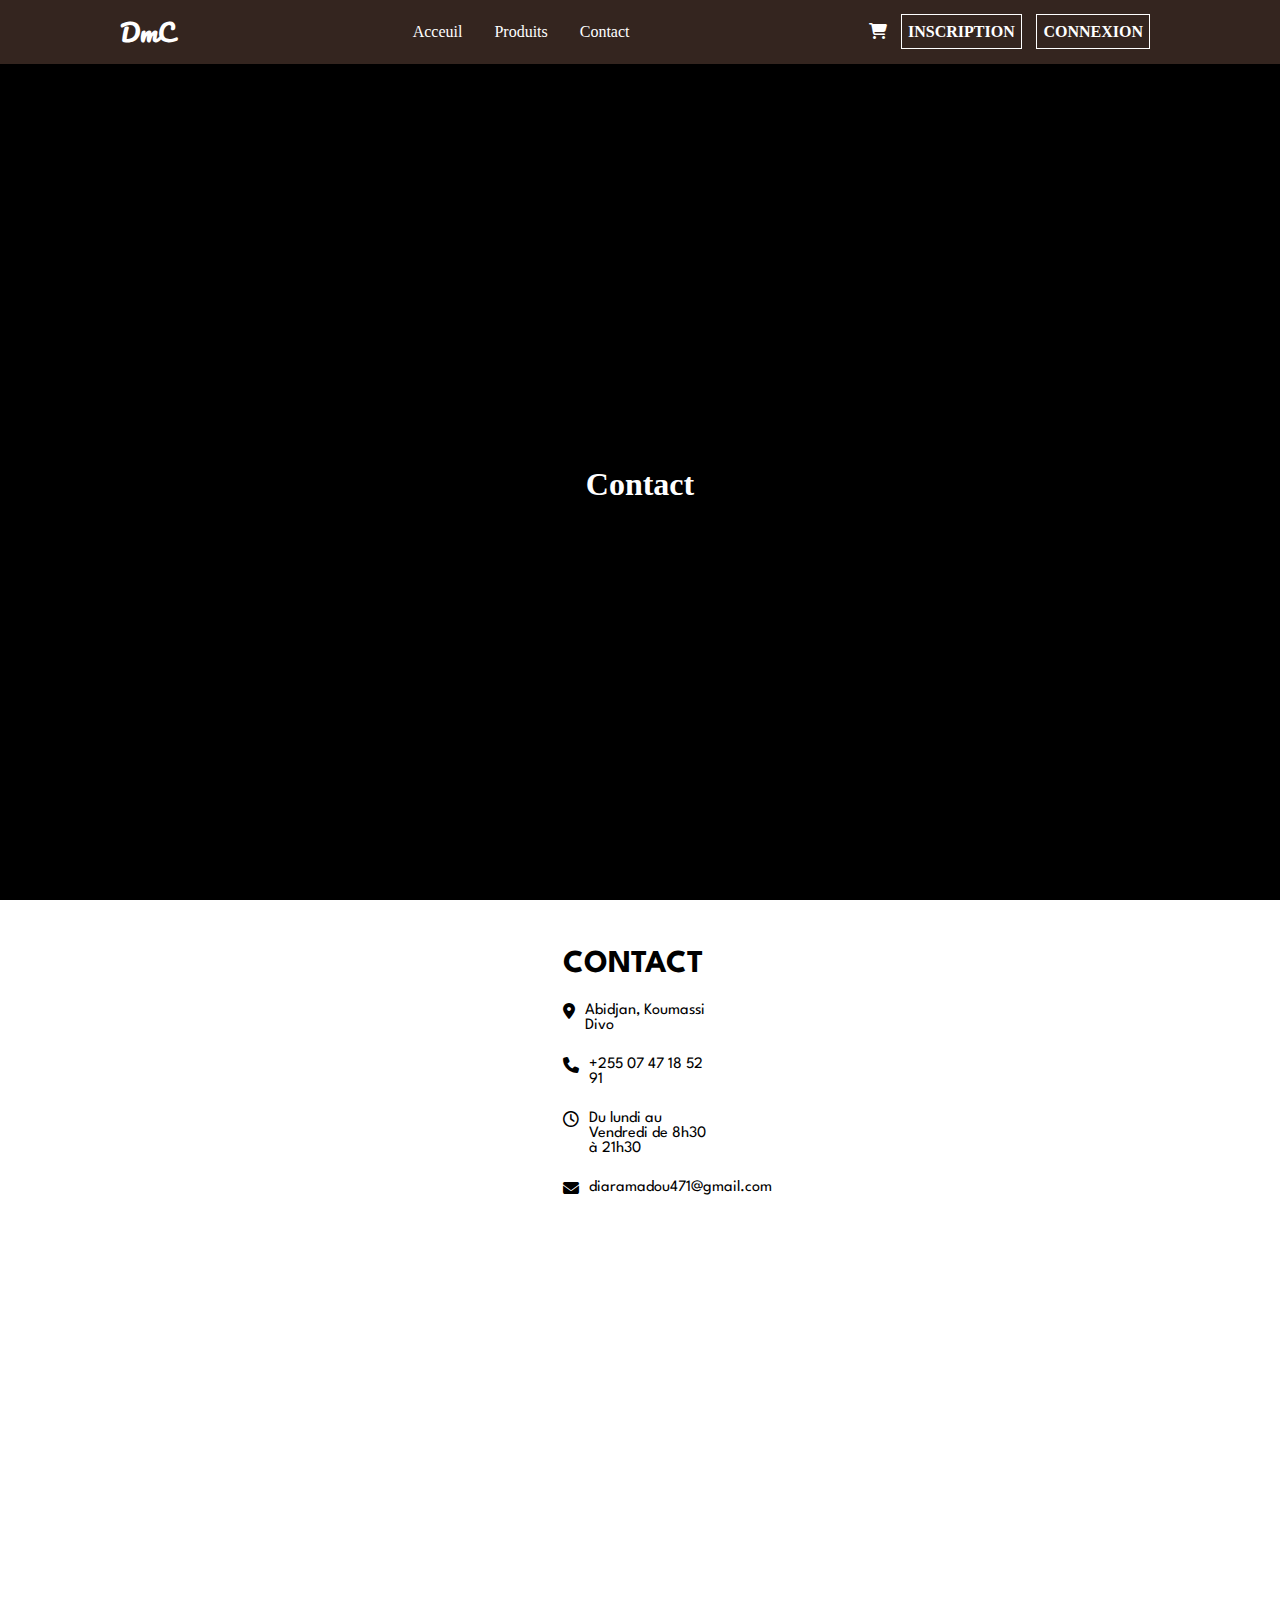
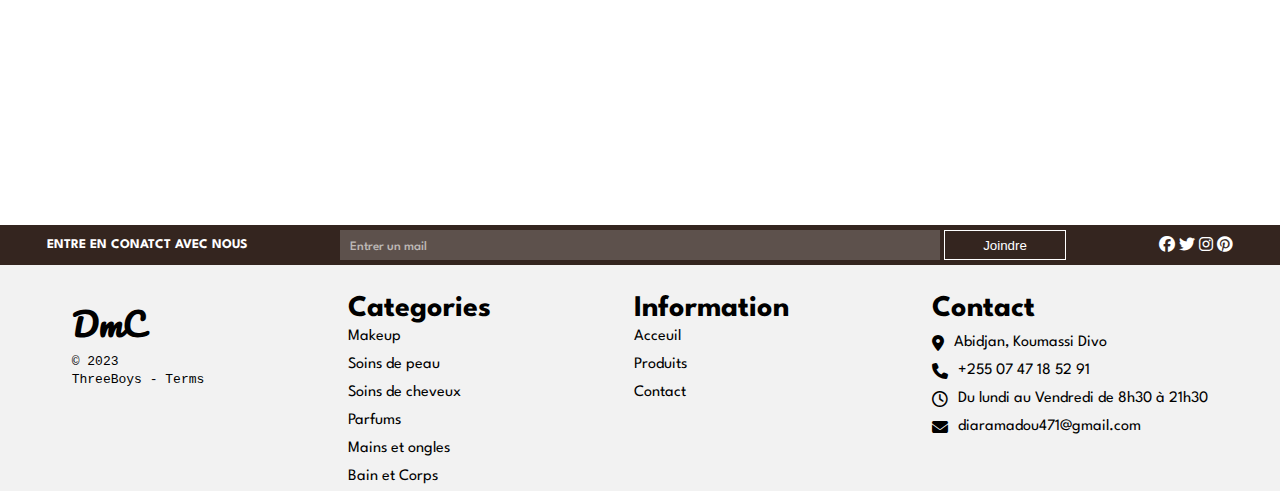
<file: e-commerce/HTML/contact.html>
<!DOCTYPE html>
<html lang="en">
<head>
  <meta charset="UTF-8">
  <meta http-equiv="X-UA-Compatible" content="IE=edge">
  <meta name="viewport" content="width=device-width, initial-scale=1.0">
  <title>Contact</title>
   <link href="https://fonts.googleapis.com/css2?family=Montserrat:wght@200&family=Pacifico&family=Public+Sans:wght@100&display=swap" rel="stylesheet"> 

   <link rel="stylesheet" href="https://cdnjs.cloudflare.com/ajax/libs/font-awesome/6.3.0/css/all.min.css">
                
   <link rel="stylesheet" href="../CSS/contact.css">
</head>
<body>
 <header>
          <div class="navbar">
              <div class="logo">
                  <a href="../index.html">DmC</a>
              </div>
              <ul class="links">
                <li><a href="../index.html">Acceuil</a></li>
                <li><a
                   href="../HTML/produit.html">Produits</a></li>
               
                <li><a href="..HTML/contact.html">Contact</a></li>
              </ul>
              <div class="login">
                <a href="" class="cart"><i class="fa-solid fa-cart-shopping"></i></a>
                  <a class="action-btn" href="../HTML/inscription.html">INSCRIPTION</a>
                  <a class="action-btn" href="../HTML/inscription.html">CONNEXION</a>
              </div>
              <div class="toggle-btn">
                  <i class="fa-solid fa-bars"></i>
              </div>
                
          </div>

          <div class="dropdown-menu open">
            <li><a href="../index.html">Acceuil</a></li>
            <li><a href="../HTML/produit.html">Produits</a></li>
            <!-- <li><a href="../HTML/About.html">A propos</a></li> -->
            <li><a href="../HTML/contact.html">Contact</a></li>
            <li> <a class="action-btn" href="../HTML/connexion.html">CONNEXION</a></li>
            <li> <a class="action-btn" href="../HTML/inscription.html">INSCRIPTION</a></li>
          </div>

          <section class="hero">
              <h1>Contact</h1>
               <p>
                <!--  Lorem ipsum dolor sit amet, consectetur adipisicing elit. Accusamus, dolorum? -->
              </p>
          </section>
    </header> 


<!-- ************************* Contact *************************** -->

     <div class="contact">
              <div class="info">
                  <h1>CONTACT</h1>

                  <div>
                    <i class="fa-sharp fa-solid fa-location-dot"></i>
                    <p>Abidjan, Koumassi Divo</p>
                  </div>
                  <div>
                    <i class="fa-solid fa-phone"></i>
                    <p>+255 07 47 18 52 91</p>
                  </div>
                  <div>
                    <i class="fa-regular fa-clock"></i>
                    <p>Du lundi au Vendredi de 8h30 à 21h30</p>
                  </div>
                  <div>
                
                    <i class="fa-solid fa-envelope"></i>
                    <p><a id="mail" href="mailto:diaramadou471@gmail.com">diaramadou471@gmail.com</a></p>
                  </div>
              </div>
          
              <div class="carte">
                
                <iframe src="https://www.google.com/maps/embed?pb=!1m18!1m12!1m3!1d15890.930011807524!2d-3.986697!3d5.304373!2m3!1f0!2f0!3f0!3m2!1i1024!2i768!4f13.1!3m3!1m2!1s0xfc1ec0769e3de3b%3A0xc851759008be63fb!2sIACC!5e0!3m2!1sfr!2sci!4v1676306555970!5m2!1sfr!2sci" width="600" height="450" style="border:0;" allowfullscreen="" loading="lazy" referrerpolicy="no-referrer-when-downgrade"></iframe>
              </div>


               <!-- <div id="subject">
                    <input type="text" name="" id="" placeholder="Email"><br>
                    <input type="password" name="" id="" placeholder="Mot de passe"><br>
                    <input type="text" name="" id="" placeholder="subject"><br>
                    <button type="submit">Envoyer</button>
                    </div>
              </div> -->
   
      </div>  


<!-- ************************* FOOTER *************************** -->
    <footer>
          <div class="primaire">

              <h5>ENTRE EN CONATCT AVEC NOUS</h5>

              <div class="login">
                <input placeholder="Entrer un mail">
                <button>Joindre</button>
              </div>

              <div class="logo">
                <i class="fa-brands fa-facebook"></i>
                <i class="fa-brands fa-twitter"></i>
                <i class="fa-brands fa-instagram"></i>
                <i class="fa-brands fa-pinterest"></i>
              </div>

          </div>

          <div class="seconde">
                          
                  <div class="log">
                      <h1>DmC</h1>
                      <code>© 2023 </code><br>
                      <code>ThreeBoys - Terms</code>
                     
                      
                  </div>

                  <div class="categories">
                      <p class="text">Categories</p>

                      <p>Makeup</p>
                      <p>Soins de peau</p>
                      <p>Soins de cheveux</p>
                      <p>Parfums</p>
                      <p>Mains et ongles</p>
                      <p>Bain et Corps</p>
                      
                  </div>

                  <div class="information">
                    <p class="text"> Information</p>
                    <a href="../index.html">Acceuil</a>
                    <a href="../HTML/Produits">Produits</a>
                   
                    <a href="../HTML/contact.html">Contact</a>
                  </div>

                  
                  <div id="Contact">
                      
                          <p class="text">Contact</p>
                          <div class="cont1">
                              <i class="fa-sharp fa-solid fa-location-dot"></i>
                              <p>Abidjan, Koumassi Divo</p>
                          </div>
                          <div class="cont1">
                              <i class="fa-solid fa-phone"></i>
                              <p>+255 07 47 18 52 91</p>
                          </div>
                          <div class="cont1">
                              <i class="fa-regular fa-clock"></i>
                              <p>Du lundi au Vendredi de 8h30 à 21h30</p>
                          </div>
                          <div class="cont1">
                              <i class="fa-solid fa-envelope"></i>
                              <p><a id="mail" href="mailto:diaramadou471@gmail.com">diaramadou471@gmail.com</a></p>
                          </div>
                      
                  </div>

                
          </div>  

      </footer> 

  <script>
    var toggleBtn = document.querySelector('.toggle-btn')
    var toggleBtnicon = document.querySelector('.toggle-btn i')
    var dropdownMenu = document.querySelector('.dropdown-menu')
    console.log(toggleBtn, toggleBtnicon, dropdownMenu)

    toggleBtn.onclick = function(){
      console.log(dropdownMenu.classList.toggle('open'))
      const isOpen = dropdownMenu.classList.contains('open')

      toggleBtnicon.classList = isOpen 

      ? "fa-solid fa-xmark"
      : "fa-solid fa-bars"
    }

  </script>
</body>
</html>
</file>
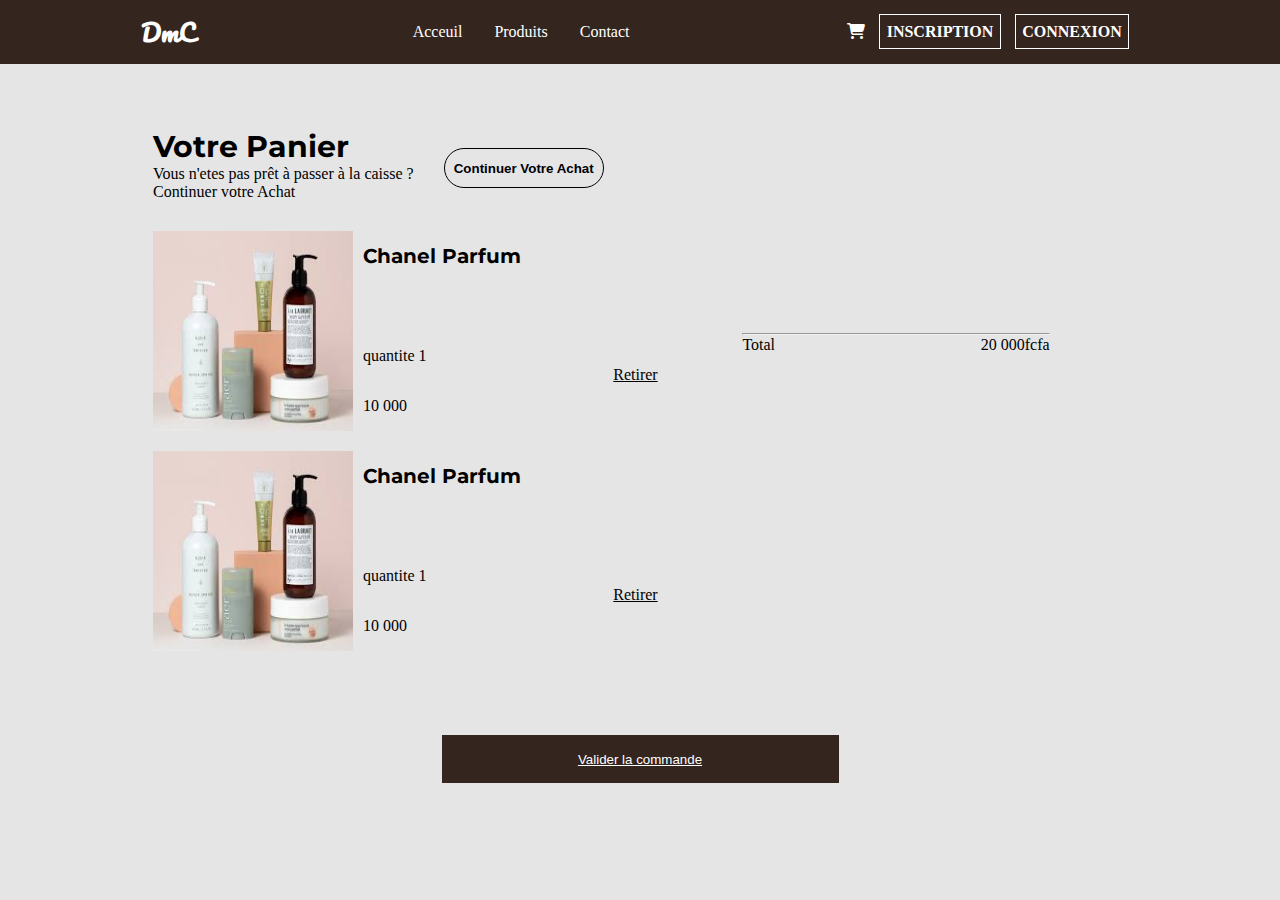
<file: e-commerce/HTML/panier.html>
<!DOCTYPE html>
<html lang="en">
<head>
    <meta charset="UTF-8">
    <meta http-equiv="X-UA-Compatible" content="IE=edge">
    <meta name="viewport" content="width=device-width, initial-scale=1.0">
    <title>Mon Panier</title>
    <link rel="stylesheet" href="https://cdnjs.cloudflare.com/ajax/libs/font-awesome/6.3.0/css/all.min.css">
    <link rel="stylesheet" href="../CSS/panier.css">
    <link rel="stylesheet" href="https://fonts.googleapis.com/css?family=Audiowide|Sofia|Trirong|Roboto|Montserrat|League+Spartan|Pacifico|">
</head>
<body>
    <header>
        <div class="navbar">
            <div class="logo">
                <a href="../index.html">DmC</a>
            </div>
            <ul class="links">
              <li><a href="../index.html">Acceuil</a></li>
              <li><a
                 href="../HTML/toutlesproduits.html">Produits</a></li>
              
              <li><a href="../HTML/contact.html">Contact</a></li>
            </ul>
            <div class="login">
              <a href="../HTML/panier.html" class="cart"><i class="fa-solid fa-cart-shopping"></i></a>
                <a class="action-btn" href="../HTML/inscription.html">INSCRIPTION</a>
                <a class="action-btn" href="../HTML/connexion.html">CONNEXION</a>
            </div>
            <div class="toggle-btn">
                <i class="fa-solid fa-bars"></i>
            </div>
              
        </div>

        <div class="dropdown-menu open">
          <li><a href="../index.html">Acceuil</a></li>
          <li><a href="../HTML/produit.html">Produits</a></li>
          <!-- <li><a href="/HTML/About.html">A propos</a></li> -->
          <li><a href="../HTML/contact.html">Contact</a></li>
          <li> <a class="action-btn" href="../HTML/connexion.html">CONNEXION</a></li>
          <li> <a class="action-btn" href="../HTML/inscription.html">INSCRIPTION</a></li>
        </div>

            <!-- <section class="hero">
                <h1>Contact</h1>
                <p>
                Lorem ipsum dolor sit amet, consectetur adipisicing elit. Accusamus, dolorum?
                </p>
            </section> -->
  </header> 


    <div class="container">
            <div class="achat">
                <div class="titre">
                    <p>
                        <span id="votre" >Votre Panier</span> <br>
                        Vous n'etes pas prêt à passer à la caisse ? <br> Continuer votre Achat
                    </p>
                    <button class="btn-ctn">
                        <a href="../HTML/toutlesproduits.html">Continuer Votre Achat</a>
                    </button>
                </div>                                                                                                                                                                      
                <div class="produits">
                    <div class="VotrePanier">
                            <div class="img-prd">
                                <img src="../image/bain-et-corps.jpeg" width="100%" height="100%" alt="">
                            </div>
                            <div class="prd">
                                <div class="text">
                                    <h4 id="NomProduits">Chanel Parfum</h4><br>
                                    <span class="quantite">
                                        quantite <span id="qte">1</span>
                                    </span><br>
                                    <span id="mtn">10 000</span>
                                </div>
                                <div class="retirer">
                                    <a href="#" id="retirer">Retirer</a>
                                </div>
                            </div>
                    </div>
                    <div class="VotrePanier">
                        <div class="img-prd">
                            <img src="../image/bain-et-corps.jpeg" width="100%" height="100%" alt="">
                        </div>
                        <div class="prd">
                            <div class="text">
                                <h4>Chanel Parfum</h4> <br>
                                <span class="quantite">
                                    quantite <span id="qte">1</span>
                                </span><br>
                                <span class="mtn">10 000</span>
                            </div>
                            <div class="retirer">
                                <a href="#">Retirer</a>
                            </div>
                        </div>
                </div>
                    
                </div>
            </div>

            <div class="total">
                <hr class="trait">
                <div class="mtntotal">
                    <p>Total</p>
                    <p><span class="somme">20 000</span>fcfa</p>
                </div>
            </div>
    </div>

    
    <div class="commande">
        <button>
            <a href="https://wa.me/2250747185291">Valider la commande</a>
        </button>
    </div>

































  <script>
    var toggleBtn = document.querySelector('.toggle-btn')
    var toggleBtnicon = document.querySelector('.toggle-btn i')
    var dropdownMenu = document.querySelector('.dropdown-menu')
    console.log(toggleBtn, toggleBtnicon, dropdownMenu)

    toggleBtn.onclick = function(){
      console.log(dropdownMenu.classList.toggle('open'))
      const isOpen = dropdownMenu.classList.contains('open')

      toggleBtnicon.classList = isOpen 

      ? "fa-solid fa-xmark"
      : "fa-solid fa-bars"
    }

  </script>
</body>
</html>
</file>
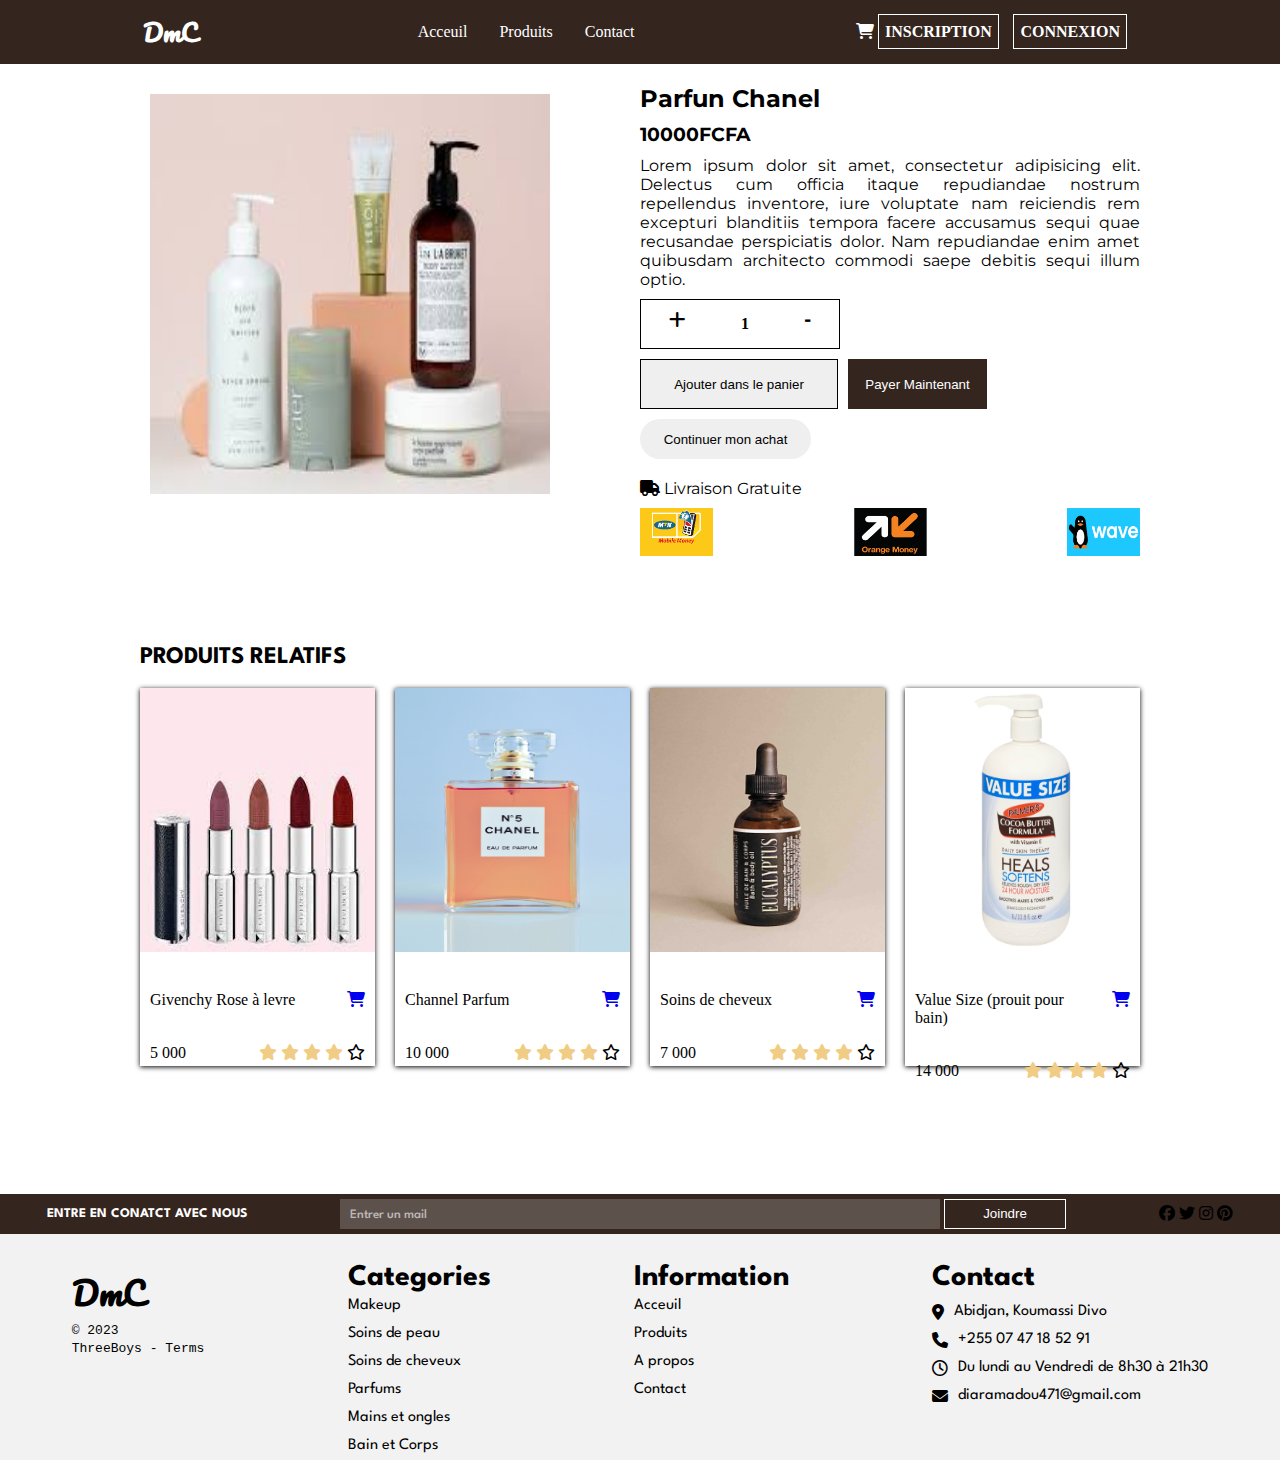
<file: e-commerce/HTML/produit.html>
<!DOCTYPE html>
<html lang="en">
<head>
    <meta charset="UTF-8">
    <meta http-equiv="X-UA-Compatible" content="IE=edge">
    <meta name="viewport" content="width=device-width, initial-scale=1.0">
    <title>Mon produit</title>

    <link rel="stylesheet" href="https://cdnjs.cloudflare.com/ajax/libs/font-awesome/6.3.0/css/all.min.css">
    <link rel="stylesheet" href="../CSS/produit.css">
    <link rel="stylesheet" href="https://fonts.googleapis.com/css?family=Audiowide|Sofia|Trirong|Roboto|Montserrat|League+Spartan|Pacifico|">

</head>
<body>
        <!-- ***********************   Navbar     *********************** -->


        <header>
            <div class="navbar">
                <div class="logo">
                    <a href="../index.html">DmC</a>
                </div>
                <ul class="links">
                  <li><a href="../index.html">Acceuil</a></li>
                  <li><a
                     href="../HTML/Produits.html">Produits</a></li>
               
                  <li><a href="../HTML/contact.html">Contact</a></li>
                </ul>
                <div class="login">
                  <a href="../HTML/panier.html" class="cart"><i class="fa-solid fa-cart-shopping"></i></a>
                    <a class="action-btn" href="../HTML/inscription.html">INSCRIPTION</a>
                    <a class="action-btn" href="../HTML/inscription.html">CONNEXION</a>
                </div>
                <div class="toggle-btn">
                    <i class="fa-solid fa-bars"></i>
                </div>
                  
            </div>
    
            <div class="dropdown-menu open">
              <li><a href="../index.html">Acceuil</a></li>
              <li><a href="../HTML/produit.html">Produits</a></li>
             
              <li><a href="../HTML/contact.html">Contact</a></li>
              <li> <a class="action-btn" href="../HTML/inscription.html">CONNEXION</a></li>
              <li> <a class="action-btn" href="../HTML/inscription.html">INSCRIPTION</a></li>
            </div>
    
                
        </header> 


        <!-- PRODUITS -->
        <div class="container">
              <div class="photo">
                  <img src="../image/bain-et-corps.jpeg" width="400px" height="400px" alt="">
              </div>
              <div class="contenu">
                    <h2 id="NomProduits">Parfun Chanel</h2>
                    <h3 class="prix">
                        <span class="montnt" id="montant">10000</span>FCFA
                    </h3>
                   <p>Lorem ipsum dolor sit amet, consectetur adipisicing elit. Delectus cum officia itaque repudiandae nostrum repellendus inventore, iure voluptate nam reiciendis rem excepturi blanditiis tempora facere accusamus sequi quae recusandae perspiciatis dolor. Nam repudiandae enim amet quibusdam architecto commodi saepe debitis sequi illum optio.</p>
                    <div class="copnt">
                        <h3 class="plus" id="plus"><i class="fa-sharp fa-solid fa-plus"></i></h3>
                        <h4 class="mtn" id="qte">1</h4>
                        <h3 class="Moins" id="Moins">-</h3>
                    </div>
                    <div class="paie">
                        
                          <button class="ajout"><a href="../HTML/produit.html">Ajouter dans le panier</a></button>
                       

                          <button class="payer"><a href="../HTML/panier.html">Payer Maintenant</a></button>
                        
                        
                    </div>
                    <button class="monAchat"><a href="../HTML/produit.html">Continuer mon achat</a></button>
                    <p class="livrai">
                      <i class="fa-solid fa-truck"></i> Livraison Gratuite
                    </p>
                   <div class="money">
                     <div class="mtn">
                        <img src="../image/mtn.png" alt="">
                     </div>
                     <div class="orange">
                      <img src="../image/om.png" alt="">
                     </div>
                     <div class="wave">
                      <img src="../image/wave.png" alt="">
                     </div>
                     
                   </div>
              </div>


        </div>





        <div class="relatifs">
            <h2>PRODUITS RELATIFS</h2>
            <div class="product">
                  <div class="cardre"> 
                      <img src="../image/givenchy.jpeg" alt="">
                      <div class="name">
                          <p>Givenchy Rose à levre</p>
                          <p><a href="../HTML/produit.html"><i class="fa-solid fa-cart-shopping"></i></a></p>
                      </div>
                      <div class="name">
                        <p class="valeur">
                          <span id="prix">5 000  </span>
                        </p>
                        <p>
                            <i class="fa-solid fa-star demo"></i>
                            <i class="fa-solid fa-star demo"></i>
                            <i class="fa-solid fa-star demo"></i>
                            <i class="fa-solid fa-star demo"></i>
                            <i class="fa-regular fa-star"></i>
                        </p>
                    </div>
                  </div>
                  <div class="cardre"> 
                    <img src="../image/Parfums/channel.jpeg" alt="">
                    <div class="name">
                        <p>Channel Parfum</p>
                        <p><a href="../HTML/produit.html"><i class="fa-solid fa-cart-shopping"></i></a></p>
                    </div>
                    <div class="name">
                      <p class="valeur">
                        <span id="prix">10 000  </span>
                      </p>
                      <p>
                          <i class="fa-solid fa-star demo"></i>
                          <i class="fa-solid fa-star demo"></i>
                          <i class="fa-solid fa-star demo"></i>
                          <i class="fa-solid fa-star demo"></i>
                          <i class="fa-regular fa-star"></i>
                      </p>
                  </div>
                  </div>
                  <div class="cardre"> 
                    <img src="../image/Bain-et-Corps/bain3.jpeg" alt="">
                    <div class="name">
                        <p>Soins de cheveux</p>
                        <p><a href="../HTML/produit.html"><i class="fa-solid fa-cart-shopping"></i></a></p>
                    </div>
                    <div class="name">
                      <p class="valeur">
                        <span id="prix">7 000  </span>
                      </p>
                      <p>
                          <i class="fa-solid fa-star demo"></i>
                          <i class="fa-solid fa-star demo"></i>
                          <i class="fa-solid fa-star demo"></i>
                          <i class="fa-solid fa-star demo"></i>
                          <i class="fa-regular fa-star"></i>
                      </p>
                  </div>
                  </div>
                  <div class="cardre"> 
                    <img src="../image/Soins-de-peau/Peau4.jpeg" alt="">
                    <div class="name">
                        <p>Value Size (prouit pour bain)</p>
                        <p><a href="../HTML/produit.html"><i class="fa-solid fa-cart-shopping"></i></a></p>
                    </div>
                    <div class="name">
                      <p class="valeur">
                        <span id="prix">14 000  </span>
                      </p>
                      <p>
                          <i class="fa-solid fa-star demo"></i>
                          <i class="fa-solid fa-star demo"></i>
                          <i class="fa-solid fa-star demo"></i>
                          <i class="fa-solid fa-star demo"></i>
                          <i class="fa-regular fa-star"></i>
                      </p>
                  </div>
                  </div>
            </div>
        </div>


        
<!-- ************************* FOOTER *************************** -->
    <footer>
          <div class="primaire">

              <h5>ENTRE EN CONATCT AVEC NOUS</h5>

              <div class="login">
                <input placeholder="Entrer un mail">
                <button>Joindre</button>
              </div>

              <div class="logo">
                <i class="fa-brands fa-facebook"></i>
                <i class="fa-brands fa-twitter"></i>
                <i class="fa-brands fa-instagram"></i>
                <i class="fa-brands fa-pinterest"></i>
              </div>

          </div>

          <div class="seconde">
                          
                  <div class="log">
                      <h1>DmC</h1>
                      <code>© 2023 </code><br>
                      <code>ThreeBoys - Terms</code>
                     
                      
                  </div>

                  <div class="categories">
                      <p class="text">Categories</p>

                      <p>Makeup</p>
                      <p>Soins de peau</p>
                      <p>Soins de cheveux</p>
                      <p>Parfums</p>
                      <p>Mains et ongles</p>
                      <p>Bain et Corps</p>
                      
                  </div>

                  <div class="information">
                    <p class="text"> Information</p>
                    <a href="/index.html">Acceuil</a>
                    <a href="../HTML/Produits">Produits</a>
                    <a href="../HTML/Apropos">A propos</a>
                    <a href="../HTML/contact.html">Contact</a>
                  </div>

                  
                  <div id="Contact">
                      
                          <p class="text">Contact</p>
                          <div class="cont1">
                              <i class="fa-sharp fa-solid fa-location-dot"></i>
                              <p>Abidjan, Koumassi Divo</p>
                          </div>
                          <div class="cont1">
                              <i class="fa-solid fa-phone"></i>
                              <p>+255 07 47 18 52 91</p>
                          </div>
                          <div class="cont1">
                              <i class="fa-regular fa-clock"></i>
                              <p>Du lundi au Vendredi de 8h30 à 21h30</p>
                          </div>
                          <div class="cont1">
                              <i class="fa-solid fa-envelope"></i>
                              <p><a id="mail" href="mailto:diaramadou471@gmail.com">diaramadou471@gmail.com</a></p>
                          </div>
                      
                  </div>

                
          </div>  

    </footer> 












      <script>
        var toggleBtn = document.querySelector('.toggle-btn')
        var toggleBtnicon = document.querySelector('.toggle-btn i')
        var dropdownMenu = document.querySelector('.dropdown-menu')
        // console.log(toggleBtn, toggleBtnicon, dropdownMenu)
    
        toggleBtn.onclick = function(){
          console.log(dropdownMenu.classList.toggle('open'))
          const isOpen = dropdownMenu.classList.contains('open')
    
          toggleBtnicon.classList = isOpen 
    
          ? "fa-solid fa-xmark"
          : "fa-solid fa-bars"
        }
    
      </script>
      <script src="../js/produit.js"></script>
</body>
</html>
</file>
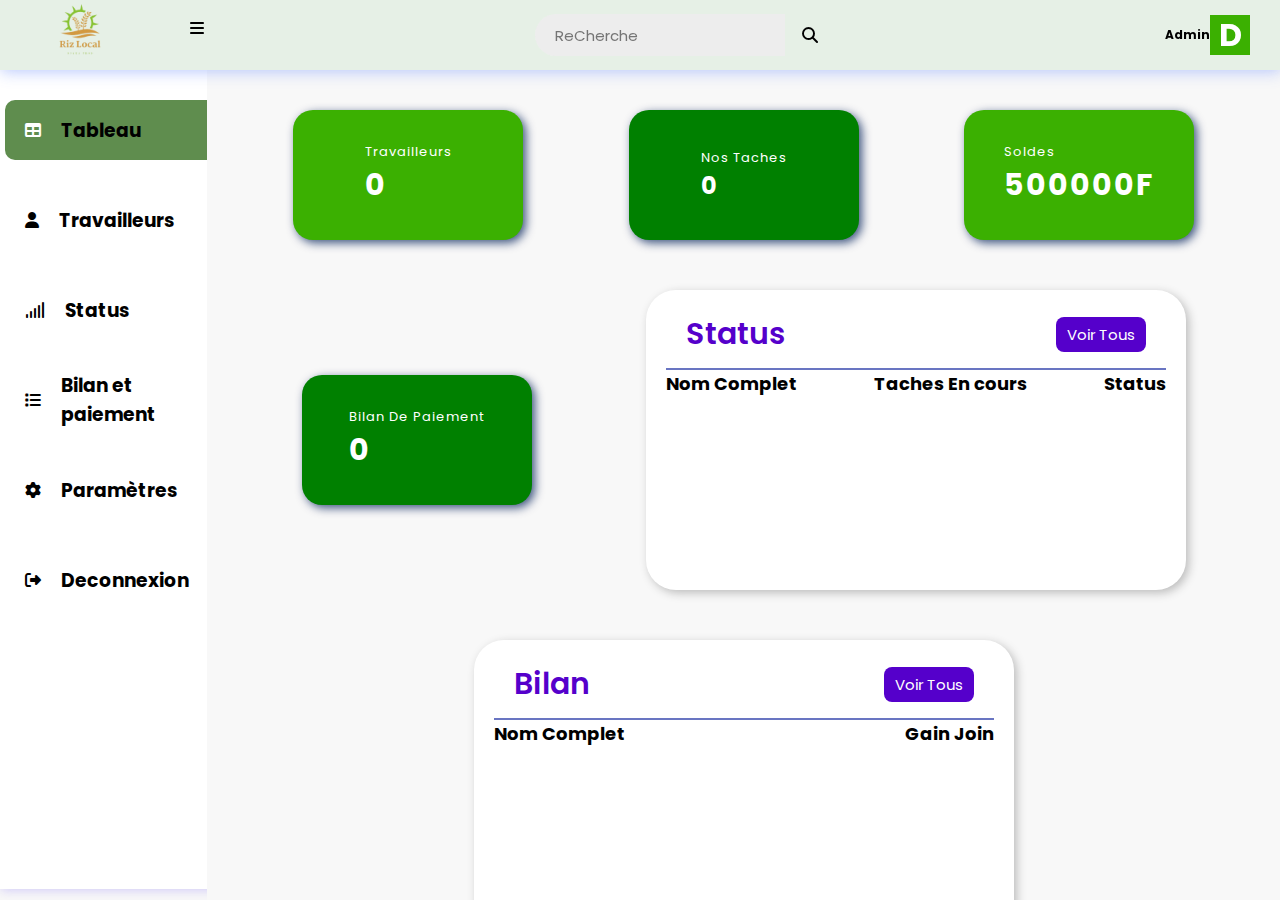
<file: RiZ-Local-Diara-Prod/html/admin.html>
<!DOCTYPE html>
<html lang="en">
<head>
  <meta charset="UTF-8">
  <meta http-equiv="X-UA-Compatible" content="IE=edge">
  <meta name="viewport" content="width=device-width, initial-scale=1.0">
  <link rel="stylesheet" href="../css/admin.css">
  <link rel="stylesheet" href="https://cdnjs.cloudflare.com/ajax/libs/font-awesome/6.3.0/css/all.min.css">
  <link rel="stylesheet" href="https://fonts.googleapis.com/css?family=Lato|Poppins|Montserrat|Roboto|Nunito|">

  <link rel="shortcut icon" href="../image/logoDiara.jpg" type="image/x-icon" />
  <title>Admin</title>
</head>
<body>
  
    <!-- Header -->
    <header>
  
          <div class="logosec">
              <div class="logo"><img width="100px"  height="100px" src="../image/logo.png" alt=""></div>
              <i class="fa-solid fa-bars icn menuicn"></i>
          </div>
      
          <div class="cherchebar">
            <input type="text" placeholder="ReCherche">
            <div class="cherchebtn">
              <i class="fa-solid fa-magnifying-glass"></i>
            </div>
          </div>
      
          <div class="message">
            <div class="adminUser">
                  <h3></h3>
                  <h4>Admin</h4>
            </div>
            <div class="dp">
            <h1>D</h1>
            </div>
          </div>
  
    </header>
  


    <!------------------ Navigation --------------->
    <div class="main-container">
      <div class="navcontainer">
        <nav class="nav">
          <div class="nav-upper-options">
            <div class="nav-option option1">
              <i class="fa-solid fa-table"></i>
              <h3> <a href="../html/admin.html">Tableau</a></h3>
            </div>
  
            <div class="option2 nav-option">
              <i class="fa-solid fa-user"></i>
              <h3> <a href="../html/tableau.html">Travailleurs</a></h3>
            </div>
  
            <div class="nav-option option3">
              <i class="fa-solid fa-signal"></i>
              <h3> <a href="../html/status.html">Status</a></h3>
            </div>
  
            <div class="nav-option option4">
              <i class="fa-solid fa-list"></i>
              <h3><a href="../html/Bilan.html">Bilan et paiement</a></h3>
            </div>
  
            <div class="nav-option option6">
              <i class="fa-solid fa-gear"></i>
              <h3> <a href="../html/parametre.html">Paramètres</a></h3>
            </div>
  
            <div class="nav-option logout">
              <i class="fas fa-sign-out-alt"></i>
              <h3><a href="../html/login.html">Deconnexion</a></h3>
            </div>

      </div>
        </nav>
      </div>
      
      <div class="main">
  
       
  
        <div class="box-container">
  
          <div class="box box1">
            <div class="text">
              <h2 class="topic">Travailleurs</h2>
              <h2 class="topic-heading">0</h2>
            </div>
  
          
          </div>
  
          <div class="box box2">
            <div class="text">
              <h2 class="topic">Nos Taches</h2>
              <h2 class="topic-heading1">0</h2>
            </div>
  
        
          </div>
  
          <div class="box box3">
            <div class="text">
              <h2 class="topic">Soldes</h2>
              <h2 class="topic-heading">500000F</h2>
            </div>
  
          </div>
  
          <div class="box box4">
            <div class="text">
              <h2 class="topic">Bilan De Paiement</h2>
              <h2 class="topic-heading">0</h2>
            </div>
  
           
        </div>
  
        <div class="report-container">
          <div class="report-header">
            <h1 class="recent-Articles">Status</h1>
            <button class="view"><a href="../html/status.html">Voir Tous</a></button>
          </div>
  
          <div class="report-body1">
            <div class="report-topic-heading">
              <h3 class="top">Nom Complet</h3>
              <h3 class="top">Taches En cours</h3>
              
              <h3 class="top">Status</h3>
            </div>
            <div class="items1">

            </div>
          </div>
        </div>
        <div class="report-container">
          <div class="report-header">
            <h1 class="recent-Articles">Bilan</h1>
            <button class="view"><a href="../html/Bilan.html">Voir Tous</a></button>
          </div>
  
          <div class="report-body2">
            <div class="report-topic-heading">
              <h3 class="top">Nom Complet</h3>
              
              <h3 class="top">Gain Join</h3>
            </div>
  
          <div class="items2">

          </div>
             
            </div>
          </div>
        </div>
      </div>
    </div>
  
   
  


    <script src="../js/admin.js"></script>
</body>
</html>
</file>
<file: e-commerce/CSS/style.css>
*{
  box-sizing: border-box;
  margin: 0;
  padding: 0;
}

header{
  position: relative;
  width: 100%;
  height: 100vh;
  background-color: #EEDDCC;
}
.navbar{
  width: 100%;
  height: 64px;
  position: fixed;
  z-index: 1000;
  margin: 0 auto;
  padding: 0 2rem;
  display: flex;
  align-items: center;
  justify-content:space-around;
  background-color: #EEDDCC;
}
.navbar .logo a{
font-weight: bold;
font-size: 1.5rem;
font-family: 'Pacifico';
}
.navbar .links {
  display: flex;
  gap: 2rem;
}

.navbar .toggle-btn{
color: #fff;
font-size: 1.5rem;
cursor: pointer;
display: none;
}
.navbar li ,.dropdown-menu li{
list-style: none;
}
.navbar a ,.dropdown-menu a{
text-decoration: none;
color: black;
font-size: 1rem;
}

.navabr a:hover ,.dropdown-menu a:hover{
color: black;
}
.action-btn{
    /* background-color: orange; */
    padding: 0.5rem 0.4rem;
    border: 1px solid white;
    outline: none;
    font-size: 0.8rem;
    font-weight: bold;
    cursor: pointer;
    transition: all 0.2s ease;
    margin-right: 10px;
}

.action-btn:hover{
    scale: 1.05;
    background-color: white;
    color: black;
}

.action-btn:active{
  scale: 0.5;

}
.dropdown-menu{
display: none;
position: absolute;
right: 2rem;
top: 60px;
width: 300px;
height: 0;
background-color: #5d514c;
backdrop-filter: blur(15px);
overflow: hidden;
border-radius: 10px;
transition: height 0.2s cubic-bezier(0.075, 0.82, 0.165, 1);
}
.dropdown-menu.open{
height: 280px;
}
.dropdown-menu li{
padding: 0.7rem;
display: flex;
align-items: center;
justify-content: center;
}
.dropdown-menu .action-btn{
width: 100%;
border-radius: 20px;
display: flex;
display: flex;
align-items: center;
justify-content: center;

} 


.hero{
  height: calc(100vh - 64px);
  flex-direction: row;
  display: flex;
  align-items: center;
  justify-content: center;
  text-align: center;
  gap: 10px;
  
}
.promo{
  width: 585px;
  height: 367.79px;
 
  text-align: center;
}

.promo h1:nth-child(1){
  font-size: 78px;
  font-family: "Frank Ruhl Libre";
}
.promo h1:nth-child(2){
  font-size: 78px;
  font-family: "Lato";
}
.promo p{
  font-family: "Lato";
  font-size: 24px;
  text-align: center;
  text-transform: capitalize;
  margin: 0 auto;
  width: 70%;
  margin-top: 20px;
}

.achater{
  width: 223px;
  height: 59.59px;
  background-color: #34251F;
  color: white;
  text-decoration: none;
  border: none;
  cursor: pointer;
  box-shadow: 0px 15px 10px -5px #777;
  margin-top: 30px;
}

.d1{
  width: 463px;
  height: 510px;
  background-size: contain;
  background-position: center;
  box-shadow: 0px 15px 10px -5px #777;
  border-bottom-left-radius: 30%;
  animation: couda 50s linear 2s infinite alternate;
}

/* .d1{
width: 576px;
height: 432px;
margin: 50px auto;

background-color: #EDEDED;

animation: fondu 15s ease-in-out infinite both;
} */
.conteneur{
max-width: 463px;
}
.d2{
width: 100%;
height: 0px;
padding-top: 75%;
box-shadow: 0px 0px 10px #777;
background-color: #EDEDED;
background-size: cover;
animation: couda 30s cover ease-in-out infinite both;
}
.d1:hover, .d2:hover{
animation-play-state: paused;
}



  /* animation: ; */
  @keyframes couda{
    0%{background-image: url("../image/Bain-et-Corps/bain2.webp");
      background-repeat: no-repeat;
      }
    33.33%{background-image: url("../image/Bain-et-Corps/bain3.jpeg");background-repeat: no-repeat;}
    66.67%{background-image: url("../image/Bain-et-Corps/bain1.jpeg");background-repeat: no-repeat;}
    100%{background-image: url("../image/Bain-et-Corps/bain5.jpeg");background-repeat: no-repeat;}
    }



/* Categorie */

    .cadre{
      width: 100%;
      height: auto;
      margin-top: 10%;
    }
    .cadre h1{
      font-size: 68px;
      margin-bottom: 2%;
      text-align: center;
      font-family: "Frank Ruhl Libre";
    }
    .collection
    {
      width: 66%;
      display: flex;
      gap: 28px;
      flex-wrap: wrap;
      justify-content: center;
      align-items: center;
      margin: 0 auto;
      
    }
    .collection a{
      text-decoration: none;
      color: black;
    }
    .makeup{
      width: 378px;
      height: 156px;
      border: 1px solid black;
      box-shadow: 0px 15px 10px -5px #777;
      align-items: center;
      justify-content: center;
      display: flex;
      gap: 10px;
      margin: 0 auto;
      transition: all 500ms ease;
    }
    .makeup:hover{
      transform: translateY(13px);
    }
    .makeup .makeupImg{
    width: 98px;
    height: 109px;  
    border-radius: 100%;
    background-color: red;
    
    }
    .makeup .makeupImg img{
      border-radius: 100%;
    }
    .makeup h3{
      width: 200px;
      /* height: 35px; */
      font-family: 'Jost';
      font-size: 24px;
    }


/* Produits Avec livraison gratuite */
    .relatifs{
      width: 100%;
      height: 743px;
      max-width: 100%;
      margin-top:5%;
      background-color: #34251F;
      
      }

.info{
  width: 27%;
  height: 538px;
  color: white;
  text-align: start;

} 
.info p{
  margin-bottom: 10%;
}
.info .crasse{
  font-family: 'Jost';
  font-style: normal;
  font-weight: bold;
  font-size: 39px;
  line-height: 56px;
  margin-bottom: 12%;
  margin-top: 6%;
}
.info .crass, .info .neMaqr{
  font-family: 'Jost';
  font-style: normal;
  font-weight: 700;
  font-size: 28px;
  line-height: 180%;
}
/* .info a{


} */
.voirPlus{
  color: white;
  border: 1px solid white;
  background-color: #ededed12;
  width: 167px;
  height: 64px;
  transition: all 100ms ease-in ;
}
.voirPlus:hover{
  background-color: #fff;
  color: black;
}

.gratos{
  width: auto;
  display: flex;
  gap: 40px;
  height: 100%;
  justify-content: center;
  align-items: center

}

.livraisonGratos{
  width: 313.34px;
  height: 538px;
  box-shadow: 0px 1px 5px black;
  background-color: white;
  border-radius: 10px;
  transition: all 500ms ease;

}
.livraisonGratos:hover{
  transform: translateY(15px);
}
.livraisonGratos img{
width: 100%;
height: 70%;
}
.name{
  display: flex;
  width: 100%;
  justify-content: space-between;
  margin-top: 20px;
  background-color: white;
}
.name i{
  color: black;
}
.name p{
margin-top: 15px;
padding: 0 10px;
font-weight: bold;
font-family: 'Lato';
}


.longVoirPLUS{
  border: none;
  width: 55%;
  height: 48px;
  font-weight: bold;
  margin: 0% auto;
  margin-top: 6%;
}
.longVoirPLUS button{
  border: none;
  width: 100%;
  cursor: pointer;
  height: 100%;
  color: white;
  background-color: #34251F;
}
/* ****************************  footer ************************* */

footer{
  width: 100%;
  height: auto;
  background-color: azure;
  margin-top: 10%;
}

.primaire{
  width: 100%;
  height: 40px;
  background-color: #34251F;
  display: flex;
  align-items: center;
  justify-content: space-around;
}
.primaire h5{
  color: white;
  font-family: 'League Spartan';
}

.login input{

  width: 600px;
  border:none;
  height: 30px;
  padding: 10px;
  background-color: #5d514c;
  
} 

.login input::placeholder{
 
  font-family: 'League Spartan';
  
  font-weight: 500;
  font-size: 13px;
  opacity: 0.6;
  color: white;
 
} 
.login button{
  width: 122px;
  height: 30px;
  color: white;
  border: 1px solid white;
  background-color: #ffffff00;
  cursor: pointer;
}
.seconde{
  
  display: flex;
  justify-content: space-evenly;
  background-color:  #F2F2F2;
}
.seconde div{

    margin: 0 auto;
    margin-top: 30px;
}
.logo i{
  color: white;
}
.log h1{
    font-family: 'Pacifico';

}

.categories p{
  line-height: 28px;
  font-family: 'League Spartan';
}
.information a{
  display: block;
  text-decoration: none;
  color: black;
  line-height: 28px;
  font-family: 'League Spartan';
}

.contact{
  margin-top: 50px;
}
#Contact .cont1{
  display: flex;
  margin-top: 12px;
}
#Contact p{
  font-family: 'League Spartan';
}
#Contact i{
  margin-right: 10px;
}
#mail{
  
  text-decoration: none;
  color: black;
} 
.text{
  font-family: 'League Spartan';
  font-weight: bold;
  font-size: 30px;
 
}




/**************  Media Queries  **************************/


@media(max-width:992px){
  .navbar .links, .navbar .action-btn{
    display: none;
  }
  .navbar .toggle-btn{
    display: block;
  }
  .dropdown-menu{
    display: block;
  }
  .gratos div{
    flex-direction: column;
  }
  .login input,  .login button{
    width: auto;
  }
  .seconde{
    flex-direction: column;
  }
  .container{
      flex-direction: column;
  }
  .contenu {
    width: auto;
    height: auto;
}

}
@media(max-width:576px){
  .dropdown-menu{
    left: 2rem;
    width: unset;
  }
  
  .contenu {
    width: auto;
    height: auto;
}
}
</file>
<file: Assurance-Automobile/CSS/autombile.css>
/* @import url('https://fonts.googleapis.com/css2?family=Poppins:wght@100;400&display=swap');
@import url('https://fonts.googleapis.com/css2? family= Roboto:wght@300 & display=swap'); */
@import url('https://fonts.googleapis.com/css2?family=Poppins:wght@400&family=Roboto+Mono:ital@1&family=Roboto:wght@500&display=swap');
*{
    box-sizing: border-box;
    margin: 0;
    padding: 0;
}
body{
    font-family: poppins;
}

/* ******************** header ************************* */
#lei{
    color: white;
    font-size: 30px;
    height: 30px;
    font-family: poppins;
}
#logo{
    color: #2433BB;
    font-weight: bold;
}



#nav{
    display: flex;
    align-items: center;
    justify-content: space-evenly;
    width: 100%;
    height: 50px;
    background-color: #5BADD0;
}
.dropdownmenu {
   
    display: flex;
    justify-content: center;
    margin-top:10px ;
  }
  .dropdownmenu ul {
    display: none;
  }
  .dropdownmenu,
  .dropdownmenu ul {
    list-style-type: none;
    margin: 0px;
    padding: 0px;
  }
  .dropdownmenu a {
    display: block;
    width: 100%;
    line-height: 35px;
    color: #FFFFFF;
    text-decoration: none;
    padding: 0px 35px;
    font-family: poppins;
    font-size:18px ;
    font-style: normal;
    font-weight: 700;
    
  }
  .dropdownmenu li {
    position: relative;
  }
  .dropdownmenu li:hover {
    background-color:#52E3DB;
    
  }
  .dropdownmenu a:hover {
    color:black;
  }
  .dropdownmenu li:hover ul {
    display: block;
    position: absolute;
    top: 35px;
    left: 0;
    z-index: 100;
    width: 280px;
    background-color:#e9dcdc7b;
    box-shadow: 2px 3px 9px rgba(0, 0, 0, 0.25);
    transition: all 2s ease-out;
    color: fff;
  }
  .dropdownmenu ul a:hover {
    color: black;
    background-color: #FFFFFF;
    width: auto;
    height: auto;
    width: 280px;
    border-left: 2px solid #5BADD0;
    
  }
 .dropdownmenu ul li:hover{
    border-bottom: 1px solid black;
 }
.inscrire
{
    padding: 10px;
    border: 0;
    border-radius: 22px;
    font-weight: 700;
    font-size: 18px;
    line-height: 27px;
    color: white;
    background-color:  #3546E5;
}

.connecte{
    padding: 10px;
    border: 0;
    border-radius: 22px;
    font-weight: 700;
    font-size: 18px;
    line-height: 27px;
    color: white;
    transition: all 2s ease-out;
}
.connecte:hover{
    padding: 10px;
    border: 0;
    border-radius: 22px;
    font-weight: 700;
    font-size: 18px;
    line-height: 27px;
    color: black;
    background-color:  #52E3DB;
}

.banner{
  width: 100%;
  height: 750px;
  background-image: url('../image/autolog.webp') ;
  position: relative;
  background-size:100% 750px;
  background-clip: content-box;
  background-repeat: no-repeat;
  margin-bottom:60px ;
}
.texte{
  position: absolute;
  top: 10%;
  left: 20%;
  font-family: 'Roboto Slab';
  font-style: normal;
  font-weight: 400;
  font-size: 60px;
  line-height: 2;
  color: #fff;
}
#bienvenue
{
  font-size: 25px;
}

.info{
  text-align: center;
}
/*****************************$$$$$$$$$$$$$ FORMULAIRE   $$$$$$$$$$$$$$ ****************/
.container{ 
    height:100%;
    display:flex;
    align-items:center;
    justify-content:center;
    margin-top: 2%
   }
   .content{
    background-color: white;
    width: 49%;
     height:600px;
     border: 0.5px solid black;
     padding-bottom:5%;
     margin-bottom: 10%;
   }
   img{
     width: 100%;
     height: 25%;
   }
   .form-title{
     padding:10px 40px 0px;
     text-align: center;
   }
  
   form{
     padding:0px 40px;
   }
   input[type=text], [type=email],input[type=password]{
     border: none;
     border-bottom: 1px solid black;
     outline:none;
     width:45%;
     margin: 2% 0;
     padding:10px 0;
   }
   input[type=tel]{
     border: none;
     border-bottom: 1px solid black;
     outline:none;
     margin: 8px 0;
     padding:5px 0;
   }
   
   select{
     border: none;
     border-bottom: 1px solid black;
     outline:none;
     margin: 8px 0;
     padding:5px 0;
     width:45%;
   }
   .beside{
     display:flex;  
     justify-content: space-between;
   }
   #button{
     color:#ffffff;
     background-color: #4caf50;
     height:40px;
     width:25%;
     margin-top:8%;
     cursor: pointer;
     border:none;
     border-radius:2%;
     outline:none;
     text-align:center;
     font-size:16px;
     text-decoration:none;
     -webkit-transition-duration:0.4s;
     transition-duration:0.4s;
   }
   #button:hover{
     background-color:#333333;
   }

/* ******************** Quelle formule choisir ************************* */
/* #QuiSommesNous{
  margin-bottom: 5%;
}

.Sommes{
  text-align: center;
  text-decoration:underline;
  font-size: 50px;
  margin-bottom: 5%;
}
.Ensemble
{
  display: flex;
  width: 912px;
  height: 430px;
  
  margin:0 auto;
  position: relative;
}
.image{
  width: 50%;
  height: 100%;
}
.imgtext
{
  width: 50%;
  height: 100%;
  padding-top: 10%;
}
.imgtext p{
  font-size: 16px;
  font-weight: 400;
  line-height: 19px;
  letter-spacing: 0em;
  text-align: left;
  padding: 0 10px;
  margin-top: 20px;

}

.imgtext hr{
  width: 414px;
  height: 6px;
  margin-left: 10px;
  background: rgba(88, 163, 196, 0.76);
  border: none;
  margin-top: 20%;
} */



#Sapasse{
  width: 100%;
  margin-top: 4%;
}
.garantie{
  width: 998px;
  height: 846px;
  background: #FFFFFF;
  box-shadow: 1px 1px 3px -10px rgba(0, 0, 0, 0.25);
  margin: 0 auto;
  border-collapse:collapse;
}
.noir
{
  width: 998px;
  height: 59px;
  top: 85px;
  background: rgba(217, 217, 217, 0.77);
}
.tiers{
  width: 998px;
  height: 59px;
  background: #fff;
}
.blanc{
  width: 998px;
  height: 59px;
  background: #eee;
}

.croix{
  padding:0 5%;
}
.Quelle{
  text-align: center;
  font-family: poppins;
  font-style: normal;
  font-weight: 500;
  font-size: 40px;
  color: #2723EA;
  margin-top: 4%;
}

/* ******************** Contact ************************* */
#contact
{
  margin-top: 10%;
}


.footer
{
  width: 100%;
  height: 207px;
  background: rgba(0, 0, 0, 0.71);
  display: flex;
  justify-content: space-evenly;
  align-items: center;
  padding: 0 30%
}
.footer div
{
  width: 55px;
  height: 65px;
}

.fa-brands
{
  font-size: 4.5em;
}

/*************************** Medias Queries **************************/

@media screen and (max-width: 1024px){
  .garantie {
    width: auto;
    height: auto;
    margin: 0 auto;

    margin-bottom: 7%;
  }
  .tiers {
    width: auto;
    height: 59px;
    background: #fff;
    font-size: 14px;
  }

  .content {
    background-color: white;
    width: auto;
    height: 460px;
    border: 0.5px solid black;
    padding-bottom: -7%;
    margin-bottom: 10%; 
  }

  input[type=text], [type=email], input[type=password] {
    
    width: 45%;
    margin: 5% 0;
    
}

.dropdownmenu a {
  
  padding: 0px 5px;
}
.dropdownmenu, .dropdownmenu ul {
    list-style-type: none;
    margin: 0px;
    padding: 0px;
    margin-left: 10px;

}

.fa-brands
{
  font-size: 2em;
}
}
@media screen and (max-width: 768px){

  .dropdownmenu a {
    display: block;
    width: 100%;
    line-height: 21px;
    color: #FFFFFF;
    text-decoration: none;
    /* padding: 0px 35px; */
    font-family: poppins;
    font-size: 17px;
    font-style: normal;
    font-weight: 700;
}
.inscrire {
  padding: 2px;
  border-radius: 15px;
  font-size: 15px;
}
}
.connecte {
  padding: 14px;
  
  
  font-weight: 700;
  font-size: 15px;
  color: white;
}
  
/*/////////////   Mesias Queries     *******************/
@media  screen and (max-width:1440){
  
}
</file>
<file: Assurance-Automobile/CSS/MRH&MRP.css>
@import url('https://fonts.googleapis.com/css2?family=Poppins:wght@400&family=Roboto+Mono:ital@1&family=Roboto:wght@500&display=swap');
*{
    box-sizing: border-box;
    margin: 0;
    padding: 0;
}
body{
    font-family: poppins;
}

/* ******************** header ************************* */
#lei{
    color: white;
    font-size: 30px;
    height: 30px;
    font-family: poppins;
}
#logo{
    color: #2433BB;
    font-weight: bold;
}



#nav{
    display: flex;
    align-items: center;
    justify-content: space-evenly;
    width: 100%;
    height: 50px;
    background-color: #5BADD0;
}
.dropdownmenu {
   
    display: flex;
    justify-content: center;
    margin-top:10px ;
  }
  .dropdownmenu ul {
    display: none;
  }
  .dropdownmenu,
  .dropdownmenu ul {
    list-style-type: none;
    margin: 0px;
    padding: 0px;
  }
  .dropdownmenu a {
    display: block;
    width: 100%;
    line-height: 35px;
    color: #FFFFFF;
    text-decoration: none;
    padding: 0px 35px;
    font-family: poppins;
    font-size:18px ;
    font-style: normal;
    font-weight: 700;
    
  }
  .dropdownmenu li {
    position: relative;
  }
  .dropdownmenu li:hover {
    background-color:#52E3DB;
    
  }
  .dropdownmenu a:hover {
    color:black;
  }
  .dropdownmenu li:hover ul {
    display: block;
    position: absolute;
    top: 35px;
    left: 0;
    z-index: 100;
    width: 280px;
    background-color:#e9dcdc7b;
    box-shadow: 2px 3px 9px rgba(0, 0, 0, 0.25);
    transition: all 2s ease-out;
    color: fff;
  }
  .dropdownmenu ul a:hover {
    color: black;
    background-color: #FFFFFF;
    width: auto;
    height: auto;
    width: 280px;
    border-left: 2px solid #5BADD0;
    
  }
 .dropdownmenu ul li:hover{
    border-bottom: 1px solid black;
 }
.inscrire
{
    padding: 10px;
    border: 0;
    border-radius: 22px;
    font-weight: 700;
    font-size: 18px;
    line-height: 27px;
    color: white;
    background-color:  #3546E5;
}

.connecte{
    padding: 10px;
    border: 0;
    border-radius: 22px;
    font-weight: 700;
    font-size: 18px;
    line-height: 27px;
    color: white;
    transition: all 2s ease-out;
}
.connecte:hover{
    padding: 10px;
    border: 0;
    border-radius: 22px;
    font-weight: 700;
    font-size: 18px;
    line-height: 27px;
    color: black;
    background-color:  #52E3DB;
}

.banner{
  width: 100%;
  height: 750px;
  background-image: url('../image/1.jpg') ;
  position: relative;
  background-size:100% 750px;
  background-clip: content-box;
  background-repeat: no-repeat;
  margin-bottom:60px ;
}
.texte{
  position: absolute;
  top: 10%;
  left: 20%;
  font-family: 'Roboto Slab';
  font-style: normal;
  font-weight: 400;
  font-size: 60px;
  line-height: 2;
  color: #fff;
}
#bienvenue
{
  font-size: 25px;
}

/************** Choisir les differentes Multirisques **********************/


#mrh{
  width: 100%;
  height: 80vh;
  /* background-color: #e9dcdc7b; */
  margin: 4% 0;
}

.MrhMrp {
    width: 50%;
    height: 60%;
    /* background-color: #52E3DB; */
    margin: 0 auto;
    display: flex;
    justify-content: space-between;
}
.mrh, .mrp
{
  width: 45%;
  height: 100%;
  border: 1px solid black
}
.imgMrh, .imgMrp {
  width: 100%;
  height: 40%;
}
.imgMrh img, .imgMrp img
{
  width: 100%;
  height: 100%;
}
.MrhTExt, .MrpTExt
{
  width: 100%;
  height: 40%;
}
.MrhTExt h2, .MrpTExt h2
{
  color: #2433BB;
  font-family: 'Roboto';
  font-style: normal;
  font-weight: 700;
  font-size: 24px;
  line-height: 28px;
  margin: 6% 0;
  padding: 0 10px
}
.MrhTExt p, .MrpTExt p
{
  font-size: 16px;
  font-weight: 400;
  line-height: 28px;
  letter-spacing: 0em;
  text-align: start;
  padding: 0 10px;
}

.Mrhbtn, .Mrpbtn
{
  width: 100%;
  height: 20%;

}
.Mrpbtn button, .Mrhbtn button{
  width: 209px;
  height: 51px;
  font-family: 'Roboto';
  font-style: normal;
  font-weight: 500;
  font-size: 24px;
  line-height: 28px;
  color: #FFFFFF;
  background-color: #242EBB;
  border:none;
  margin: 0 10px;
  border-radius: 5px;
  text-decoration: none;
}
/**********************     Footer       **************************/


.footer
{
  width: 100%;
  height: 207px;
  background: rgba(0, 0, 0, 0.71);
  display: flex;
  justify-content: space-evenly;
  align-items: center;
  padding: 0 30%
}
.footer div
{
  width: 55px;
  height: 65px;
}

.fa-brands
{
  font-size: 4.5em;
}
</file>
<file: e-commerce/CSS/connexion.css>
*{
  box-sizing: border-box;
  margin: 0;
  padding: 0;
}

body{
  background-color:#e5e5e5;
  font-family: 'Montserrat', 'Pacifico',;
}

header
{
  width: 100%;
  height: 64px;
  background: #34251F;
}
header h1
{
  
  font-family: 'Pacifico';
  font-style: normal;
  font-weight: 400;
  font-size: 24px;
  line-height: 42px;
  /* identical to box height */

  text-align: center;
  letter-spacing: 0.15em;
  color: #fff;
  padding-top: 10px;
  
}


.content{
  width: 100%;
  height:90vh;
  position: relative; 
 
  
}

.content article{
    width: 50%;
    height: 65%;
    position: absolute;
    top: 50%;
    left: 50%;
    gap: 20px;
    background-color: white;
    display: flex;
    border-radius:10px ;
    box-shadow: 0 3px 10px rgb(0 0 0 / 0.2);
    transform: translate(-50%,-50%);
}

.div1{
  width: 50%;
  height: 100%;
  position: relative;
}
.div1 svg{
  width: 100%;
  height: 100%;
}
/* .div1 .svg{
  position: absolute;
    top: 50%;
    left: 50%;
    transform: translate(-50%,-50%);
  width: 80%;
  height: 90%;
  margin:  auto;
} */

.container{
  width: 50%;
  height: 100%;
  padding-top: 40px;
  padding-right: 10px;
  /* position: absolute;
  top: 40%;
  left: 50%;
  transform: translate(-50%,-50%); */
}

.container h1
{
  text-align: center;
  font-family: 'Montserrat';
  font-weight: bold;
}

.logo
{
  display: flex;
  margin-top: 5%;
  margin-bottom: 5%;
}

.logo1{
  color:#1877F2;
  margin: 0 auto;
}
.logo2{
  color:#FF0000;
  margin: 0 auto;
}
.fa-brands
{
  font-size: 50px;
  cursor: pointer;
}

#form input::placeholder{
  width: 100%;
 color: #A9ABBD;
  font-weight: bold;
}


.otrdiv input{
  width: 100%;
  height: 40px;
  margin-top: 35px;
  padding-left: 10px;
}

#form p{
    margin-top: 30px;
    text-decoration: none;
}
#form p a
{
  text-decoration: none;
  color: #FF0000;
  margin-left: 10px;
}

.btn
{
  width: 100%;
  height: 40px;
  background-color: #34251F;
  border: none;
  
  margin-top: 40px;
  font-family: 'Public Sans';
  font-weight: bold;
  font-size: 16px;
  text-align: center;
  cursor: pointer;
  color: white;
}

/* .btn a{
  text-decoration: none;
  color: white;
} */
</file>
<file: e-commerce/CSS/contact.css>
@import url('https://fonts.googleapis.com/css2?family=League+Spartan:wght@100&family=Montserrat:wght@100&family=Roboto:wght@100&display=swap');

*{
  box-sizing: border-box;
  margin: 0;
  padding: 0;   
  /* font-family: 'Roboto', sans-serif; */
}


.navbar li ,.dropdown-menu li{
  list-style: none;
}
.navbar a ,.dropdown-menu a{
  text-decoration: none;
  color: white;
  font-size: 1rem;
}

.navabr a:hover ,.dropdown-menu a:hover{
  color: black;
}


/******************  HEADER   *************************/

header{
    position: relative;
    /* padding: 0 2rem; */
   
    height: 100vh;
    background-color: black;
    background-size: cover;
    background-position:center ;
    background-image: url('https://images.unsplash.com/photo-1485470733090-0aae1788d5af?ixlib=rb-4.0.3&ixid=MnwxMjA3fDB8MHxwaG90by1wYWdlfHx8fGVufDB8fHx8&auto=format&fit=crop&w=1517&q=80');
}

.hero{
  height: calc(100vh - 60px);
  display: flex;
  flex-direction: column;
  align-items: center;
  justify-content: center;
  text-align: center;
  color: white;
}
.cart{
  font-size: 0.8rem;
  color: white;
  margin-right: 10px;
}
.navbar{
  width: 100%;
  height: 64px;
  max-width: 1400px;
  margin: 0 auto;
  display: flex;
  align-items: center;
  justify-content:space-around;
  background-color: #34251F;
}
.navbar .logo a{
  font-weight: bold;
  font-size: 1.5rem;
  font-family: 'Pacifico';
}
 .navbar .links {
    display: flex;
    gap: 2rem;
 }

 .navbar .toggle-btn{
  color: #fff;
  font-size: 1.5rem;
  cursor: pointer;
  display: none;
}
 .action-btn{
      /* background-color: orange; */
      padding: 0.5rem 0.4rem;
      border: 1px solid white;
      outline: none;
      font-size: 0.8rem;
      font-weight: bold;
      cursor: pointer;
      transition: scale 0.2s ease;
      margin-right: 10px;
}

.action-btn:hover{
      scale: 1.05;
      background-color: white;
      color: black;
}

.action-btn:active{
    scale: 0.5;

}
.dropdown-menu{
  display: none;
  position: absolute;
  right: 2rem;
  top: 60px;
  width: 300px;
  height: 0;
  background-color: rgba(225, 255, 255, 0.1);
  backdrop-filter: blur(15px);
  overflow: hidden;
  border-radius: 10px;
  transition: height 0.2s cubic-bezier(0.075, 0.82, 0.165, 1);
}
.dropdown-menu.open{
  height: 280px;
}
.dropdown-menu li{
  padding: 0.7rem;
  display: flex;
  align-items: center;
  justify-content: center;
}
.dropdown-menu .action-btn{
  width: 100%;
  border-radius: 20px;
  display: flex;
  display: flex;
  align-items: center;
  justify-content: center;

} 
/* ******************** CONTACT************************** */

.info
{
  width: 12%;
  margin: 0 auto;
  font-family: 'League Spartan';

  margin-bottom: 4%;
}
.logo{
  color: white;
}
.info div
{
  margin-top: 24px;
  display: flex;

}
.info i{
  margin-right: 10px;
}


.carte{
  width: 600px;
  height: 450px;
  margin: 0 auto;
}

#subject
{
  width: 430px;
  margin: 0 auto;
  margin-top: 4%;
}
#subject input{
  width: 100%;
  height: 40px;
  margin-bottom: 20px;
}

#subject button{
  width: 100%;
  height: 40px;
  border: none;
  cursor: pointer;
   background-color: #34251F;
   color: white;
}
#subject input::placeholder{
    padding: 10px;
    font-family: Roboto;
}

/*$$$$$$$$$$$$$$$$$$$$   FOOTER $$$$$$$$$$$$$$$$$$$$ */
 footer{
  width: 100%;
  height: auto;
  background-color: azure;
  margin-top: 10%;
}

.primaire{
  width: 100%;
  height: 40px;
  background-color: #34251F;
  display: flex;
  align-items: center;
  justify-content: space-around;
}
.primaire h5{
  color: white;
  font-family: 'League Spartan';
}

.login input{

  width: 600px;
  border:none;
  height: 30px;
  padding: 10px;
  background-color: #5d514c;
  
} 

.login input::placeholder{
 
  font-family: 'League Spartan';
  
  font-weight: 500;
  font-size: 13px;
  opacity: 0.6;
  color: white;
 
} 
.login button{
  width: 122px;
  height: 30px;
  color: white;
  border: 1px solid white;
  background-color: #ffffff00;
  cursor: pointer;
}
.seconde{
  
  display: flex;
  justify-content: space-evenly;
  background-color:  #F2F2F2;
}
.seconde div{

    margin: 0 auto;
    margin-top: 30px;
}

.log h1{
    font-family: 'Pacifico';

}

.categories p{
  line-height: 28px;
  font-family: 'League Spartan';
}
.information a{
  display: block;
  text-decoration: none;
  color: black;
  line-height: 28px;
  font-family: 'League Spartan';
}

.contact{
  margin-top: 50px;
}
#Contact .cont1{
  display: flex;
  margin-top: 12px;
}
#Contact p{
  font-family: 'League Spartan';
}
#Contact i{
  margin-right: 10px;
}
#mail{
  
  text-decoration: none;
  color: black;
} 
.text{
  font-family: 'League Spartan';
  font-weight: bold;
  font-size: 30px;
 
}




/* ********************** MEDIA QUERIES ********** */
 
@media(max-width:992px){
  .navbar .links, .navbar .action-btn{
    display: none;
  }
  .navbar .toggle-btn{
    display: block;
  }
  .dropdown-menu{
    display: block;
  }

  .login input,  .login button{
    width: auto;
  }
  .seconde{
    flex-direction: column;
  }
} 

@media(max-width:576px){
  .dropdown-menu{
    left: 2rem;
    width: unset;
  }
  

}
</file>
<file: e-commerce/CSS/panier.css>
*{
  box-sizing: border-box;
  margin: 0;
  padding: 0;   
  /* font-family: 'Roboto', sans-serif; */
}

body{
    background-color: #E5E5E5;
}


/******************  HEADER   *************************/

header{
    position: relative;
    width: 100%;
    height: 64px;
} 

/* .hero{
  height: calc(100vh - 60px);
  display: flex;
  flex-direction: column;
  align-items: center;
  justify-content: center;
  text-align: center;
  color: white;
} */


.container{
    width: 80%;
    margin: 5% auto;
    display: flex;
}
.achat{
    width: 60%;
    padding-left: 25px;
}
.titre{
    display: flex; 
    margin-bottom: 30px;
}
.commande{
    margin: 0 auto;
    width: 397px;
    height: 48px;
   
    
}
.commande a{
    color: white;
}
.commande button{
    border: none;
    width: 100%;
    height: 100%;
    background-color: #34251F;
}

/* .produits{
    width: 100%;
    display: flex;
} */
.VotrePanier{
    width: 100%;
    display: flex;
    margin-bottom: 20px;
}

.img-prd{
    width: 200px;
    height: 200px ;
}
.prd
{
    display: flex;
    align-items: center;
    justify-content: space-between;
    line-height: 50px;
    width: 50%;
    margin-left: 10px;
}
.prd a{
    
    color: black;
}
.text h4{
    font-weight: bold;
    font-size: 20px;
    font-family: 'Montserrat';
}
.retirer{
    padding-top:30% ;
}
#votre{
    font-size: 30px;
    font-weight: bold;
    font-family: 'Montserrat'
}
.trait{
    width: 100%;
    height: 2px;
    background-color: black;
}

.total{
    width: 30%;
    padding-top: 20%;

}
.mtntotal{
    margin-top: 10px;
    width:100%;
    height: 00px;
    display: flex;
    justify-content: space-between;
    align-items: center;
}
.btn-ctn a{
    color: black;
    text-decoration: none;
}

.btn-ctn a:hover{
    color: white;
}
.btn-ctn{
    width: 160px;
    height: 40px;
    background-color: rgba(255, 255, 255, 0.007);
    border: 1px solid black;
    border-radius: 20px;
    font-weight: bold;
    margin-top: 20px;
    margin-left: 30px;
    cursor: pointer;
    
    transition: all 0.2s cubic-bezier(0.165, 0.84, 0.44, 1);
    
}
.btn-ctn:hover {
    background-color: #5d514c;
}
.cart{
  font-size: 0.8rem;
  color: white;
  margin-right: 10px;
}

/************************* Navigation  *****************************/
header{
  position: relative;
  width: 100%;
  height: 64px;
  background-color: #34251F;
}
.navbar{
  width: 100%;
  height: 64px;
  max-width: 1400px;
  margin: 0 auto;
  padding: 0 2rem;
  display: flex;
  align-items: center;
  justify-content:space-around;
  background-color: #34251F;
}
.navbar .logo a{
font-weight: bold;
font-size: 1.5rem;
font-family: 'Pacifico';
}
.navbar .links {
  display: flex;
  gap: 2rem;
}

.navbar .toggle-btn{
color: #fff;
font-size: 1.5rem;
cursor: pointer;
display: none;
}
.navbar li ,.dropdown-menu li{
list-style: none;
}
.navbar a ,.dropdown-menu a{
text-decoration: none;
color: white;
font-size: 1rem;
}

.navabr a:hover ,.dropdown-menu a:hover{
color: black;
}
.action-btn{
    /* background-color: orange; */
    padding: 0.5rem 0.4rem;
    border: 1px solid white;
    outline: none;
    font-size: 0.8rem;
    font-weight: bold;
    cursor: pointer;
    transition: all 0.2s ease;
    margin-right: 10px;
}

.action-btn:hover{
    scale: 1.05;
    background-color: white;
    color: black;
}

.action-btn:active{
  scale: 0.5;

}
.dropdown-menu{
display: none;
position: absolute;
right: 2rem;
top: 60px;
width: 300px;
height: 0;
background-color: #5d514c;
backdrop-filter: blur(15px);
overflow: hidden;
border-radius: 10px;
transition: height 0.2s cubic-bezier(0.075, 0.82, 0.165, 1);
}
.dropdown-menu.open{
height: 280px;
}
.dropdown-menu li{
padding: 0.7rem;
display: flex;
align-items: center;
justify-content: center;
}
.dropdown-menu .action-btn{
width: 100%;
border-radius: 20px;
display: flex;
display: flex;
align-items: center;
justify-content: center;

} 


/**************  Media Queries  **************************/





@media(max-width:992px){
    .navbar .links, .navbar .action-btn{
      display: none;
    }
    .navbar .toggle-btn{
      display: block;
    }
    .dropdown-menu{
      display: block;
    }
  
    .login input,  .login button{
      width: auto;
    }
    .seconde{
      flex-direction: column;
    }
    .VotrePanier{
        flex-direction: column;
    }
  } 
  
  @media(max-width:576px){
    .dropdown-menu{
      left: 2rem;
      width: unset;
    }
    
  
  }
</file>
<file: e-commerce/CSS/produit.css>
*{
    margin: 0;
    padding: 0;
    box-sizing: border-box;
}







/* $$$$$$$  HEADER $$$$$$$$ */
header{
  position: relative;
  width: 100%;
  height: 64px;
  background-color: #34251F;
} 

/************************* Navigation  *****************************/
.navbar{
    width: 100%;
    height: 64px;
    max-width: 1400px;
    margin: 0 auto;
    padding: 0 2rem;
    display: flex;
    align-items: center;
    justify-content:space-around;
    background-color: #34251F;
}
.navbar .logo a{
  font-weight: bold;
  font-size: 1.5rem;
  font-family: 'Pacifico';
}
 .navbar .links {
    display: flex;
    gap: 2rem;
}

 .navbar .toggle-btn{
  color: #fff;
  font-size: 1.5rem;
  cursor: pointer;
  display: none;
}
.navbar li ,.dropdown-menu li{
  list-style: none;
}
.navbar a ,.dropdown-menu a{
  text-decoration: none;
  color: white;
  font-size: 1rem;
}

.navabr a:hover ,.dropdown-menu a:hover{
  color: black;
}
.action-btn{
      /* background-color: orange; */
      padding: 0.5rem 0.4rem;
      border: 1px solid white;
      outline: none;
      font-size: 0.8rem;
      font-weight: bold;
      cursor: pointer;
      transition: all 0.2s ease;
      margin-right: 10px;
}

.action-btn:hover{
      scale: 1.05;
      background-color: white;
      color: black;
}

.action-btn:active{
    scale: 0.5;

}
.dropdown-menu{
  display: none;
  position: absolute;
  right: 2rem;
  top: 60px;
  width: 300px;
  height: 0;
  background-color: #5d514c;
  backdrop-filter: blur(15px);
  overflow: hidden;
  border-radius: 10px;
  transition: height 0.2s cubic-bezier(0.075, 0.82, 0.165, 1);
}
.dropdown-menu.open{
  height: 280px;
}
.dropdown-menu li{
  padding: 0.7rem;
  display: flex;
  align-items: center;
  justify-content: center;
}
.dropdown-menu .action-btn{
  width: 100%;
  border-radius: 20px;
  display: flex;
  display: flex;
  align-items: center;
  justify-content: center;

} 




/*$$$$$$$$$$$$$$$$$ PRoduit *********************/

.container
{
  width: 80%;
  height: auto;
 
  margin: 0 auto;
  max-width: 1000px;
  display: flex;
  margin-top: 20px;
}
.photo
{
  width: 50%;
  height: auto;
  padding: 10px;
}
.photo img{
  width: 400px;
  height: 400px;
}
.contenu{
  width: 50%;
  height: auto;
  
}
.contenu h2,.contenu h3{
  font-family: 'Montserrat';
  margin-bottom: 10px;
  cursor: pointer;
  
}
.contenu p{
  text-align: justify;
  font-family: 'Montserrat';
  margin-bottom: 10px;
}

.copnt{
  
  margin-bottom: 10px;
  width: 200px;
  height: 50px;
  border: 1px solid black;
  display: flex;
  justify-content: space-around;
  align-items: center;
}

.paie{
  display: flex;
  width: auto;
  height: auto;
}
.paie a{
  text-decoration: none;
  color: black;
}

.ajout{
  width: 198px;
  height: 50px;
  border: 1px solid black;
  margin-right: 10px;
}

.payer{
  width: 139px;
  height: 50px;
  color: white;
  border: none;
  background-color: #34251F;
}
.payer a{
  color: white;
}

.monAchat{
  width: 171px;
  height: 40px;
  margin-top: 10px;
  border-radius: 39px;
  border: none;
}
.monAchat a{
  text-decoration: none;
  color: black;
  
}
.livrai{
  margin-top: 20px;
}
.money{
  width: auto;
  height: auto;
  display: flex;
  justify-content: space-between;
}

.money div
{
  width: 73px;
  height: 48px;
}
.money div img{
  width: 100%;
  height: 100%;
}
/* ****************************  footer ************************* */

footer{
  width: 100%;
  height: auto;
  background-color: azure;
  margin-top: 10%;
}

.primaire{
  width: 100%;
  height: 40px;
  background-color: #34251F;
  display: flex;
  align-items: center;
  justify-content: space-around;
}
.primaire h5{
  color: white;
  font-family: 'League Spartan';
}

.login input{

  width: 600px;
  border:none;
  height: 30px;
  padding: 10px;
  background-color: #5d514c;
  
} 

.login input::placeholder{
 
  font-family: 'League Spartan';
  
  font-weight: 500;
  font-size: 13px;
  opacity: 0.6;
  color: white;
 
} 
.login button{
  width: 122px;
  height: 30px;
  color: white;
  border: 1px solid white;
  background-color: #ffffff00;
  cursor: pointer;
}
.seconde{
  
  display: flex;
  justify-content: space-evenly;
  background-color:  #F2F2F2;
}
.seconde div{

    margin: 0 auto;
    margin-top: 30px;
}

.log h1{
    font-family: 'Pacifico';

}

.categories p{
  line-height: 28px;
  font-family: 'League Spartan';
}
.information a{
  display: block;
  text-decoration: none;
  color: black;
  line-height: 28px;
  font-family: 'League Spartan';
}

.contact{
  margin-top: 50px;
}
#Contact .cont1{
  display: flex;
  margin-top: 12px;
}
#Contact p{
  font-family: 'League Spartan';
}
#Contact i{
  margin-right: 10px;
}
#mail{
  
  text-decoration: none;
  color: black;
} 
.text{
  font-family: 'League Spartan';
  font-weight: bold;
  font-size: 30px;
 
}


/*************************** Produits relatifs *******************************/
.relatifs{
  width: 80%;
  height: auto;
  margin: 0 auto;
  max-width: 1000px;
  margin-top:7%;
}
.relatifs h2{
  font-family: 'League Spartan';
  margin-bottom: 20px;
}
.product{
  width: auto;
  display: flex;
  gap: 20px ;
  
}
.cardre{
  width: 255px;
  height: 378px;
  box-shadow: 0px 1px 5px black;
  
}
.cardre img{
  width: 100%;
  height: 70%;
}
.name{
  display: flex;
  width: 100%;
  justify-content: space-between;
  margin-top: 20px;
}
.name p{
  margin-top: 15px;
  padding: 0 10px;
}
.demo{
  color: black;
}
.demo{
  color: #F0CC84;
}






























/**************  Media Queries  **************************/


@media(max-width:992px){
    .navbar .links, .navbar .action-btn{
      display: none;
    }
    .navbar .toggle-btn{
      display: block;
    }
    .dropdown-menu{
      display: block;
    }
  
    .login input,  .login button{
      width: auto;
    }
    .seconde{
      flex-direction: column;
    }
    .container{
        flex-direction: column;
    }
    .contenu {
      width: auto;
      height: auto;
  }
  .product{
    flex-wrap: wrap;
  }
  .relatifs{
    width: 100%
  } 
}
  @media(max-width:576px){
    .dropdown-menu{
      left: 2rem;
      width: unset;
    }
    
    .contenu {
      width: auto;
      height: auto;
  }
  }
</file>
<file: RiZ-Local-Diara-Prod/css/admin.css>
* {
margin: 0;
padding: 0;
box-sizing: border-box;
font-family: "Poppins", sans-serif;
}
:root {
--background-color1: #fafaff;
--background-color2: #ffffff;
--background-color3: #ededed;
--background-color4: #cad7fda4;
--primary-color: #4b49ac;
--secondary-color: #0c007d;
--Border-color: #5F8D4E;
--one-use-color: #3BB001;
--two-use-color: #008000;
}
body {
background: #F8F8F8;;
max-width: 100%;
}
/* Header */

header {
height: 70px;
width: 100vw;
padding: 0 30px;
background-color: rgba(76, 175, 80, 0.1);
position: fixed;
z-index: 100;
box-shadow: 1px 1px 15px rgba(161, 182, 253, 0.825);
display: flex;
justify-content: space-between;
align-items: center;
}

.logo {
font-size: 27px;
font-weight: 600;
color: rgb(47, 141, 70);
}

.icn {
height: 30px;
}
.menuicn {
cursor: pointer;
display: none;
}

.cherchebar,
.message,
.logosec {
display: flex;
align-items: center;
justify-content: center;
}

.cherchebar2 {
display: none;
}

.logosec {
gap: 60px;
}

.cherchebar input {
width: 250px;
height: 42px;
border-radius: 50px 0 0 50px;
background-color: var(--background-color3);
padding: 0 20px;
font-size: 15px;
outline: none;
border: none;
}
.cherchebtn {
width: 50px;
height: 42px;
display: flex;
align-items: center;
justify-content: center;
border-radius: 0px 50px 50px 0px;
/* background-color: var(--secondary-color); */
cursor: pointer;
}
z
.message {
gap: 40px;
position: relative;
cursor: pointer;
}

.dp {
height: 40px;
width: 40px;
background-color: #3BB001;
color: white;
display: flex;
align-items: center;
justify-content: center;
overflow: hidden;
}

/* Navigation */

.adminUser{
  font-size: 12px;
}
.main-container {
display: flex;
width: 100vw;
position: relative;
top: 70px;
z-index: 1;
}
.dpicn {
height: 42px;
}

.main {
height: calc(100vh - 70px);
width: 100%;
overflow-y: scroll;
overflow-x: hidden;
padding: 40px 30px 30px 30px;
}

.main::-webkit-scrollbar-thumb {
background-image:
		linear-gradient(to bottom, rgb(0, 0, 85), rgb(0, 0, 50));
}
.main::-webkit-scrollbar {
width: 5px;
}
.main::-webkit-scrollbar-track {
background-color: #9e9e9eb2;
}

.box-container {
display: flex;
justify-content: space-evenly;
align-items: center;
flex-wrap: wrap;
gap: 50px;
}
.nav {
min-height: 91vh;
width: 250px;
background-color: var(--background-color2);
position: absolute;
top: 0px;
left: 00;
box-shadow: 1px 1px 10px rgba(198, 189, 248, 0.825);
display: flex;
flex-direction: column;
justify-content: space-between;
overflow: hidden;
padding: 30px 0 20px 10px;
}
.navcontainer {
height: calc(100vh - 70px);
width: 250px;
position: relative;
overflow-y: scroll;
overflow-x: hidden;
transition: all 0.5s ease-in-out;
}
.navcontainer::-webkit-scrollbar {
display: none;
}
.navclose {
width: 80px;
}
.nav-option {
width: 250px;
height: 60px;
display: flex;
align-items: center;
padding: 0 30px 0 20px;
gap: 20px;
transition: all 0.1s ease-in-out;
}
.nav-option:hover {
border-left: 5px solid #dadada;
background-color: #dadada;
cursor: pointer;
}
.nav-img {
height: 30px;
}

.nav-upper-options {
display: flex;
flex-direction: column;
align-items: center;
gap: 30px;
}

.option1 {
/* border-left: 5px solid #010058af;// */
background-color: var(--Border-color);
color: white;
border-radius: 10px;
cursor: pointer;
}
.option1:hover {
/* border-left: 5px solid #010058af; */
background-color: var(--Border-color);
}
.nav-upper-options h3 a{
  text-decoration: none;
  color: black;
}
.box {
height: 130px;
width: 230px;
border-radius: 20px;
box-shadow: 3px 3px 10px rgba(0, 30, 87, 0.751);
padding: 20px;
display: flex;
align-items: center;
justify-content: space-around;
cursor: pointer;
transition: transform 0.3s ease-in-out;
}
.box:hover {
transform: scale(1.08);
}

.box:nth-child(1) {
background-color: var(--one-use-color);
}
.box:nth-child(2) {
background-color: var(--two-use-color);
}
.box:nth-child(3) {
background-color: var(--one-use-color);
}
.box:nth-child(4) {
background-color: var(--two-use-color);
}

.box img {
height: 50px;
}
.box .text {
color: white;
}
.topic {
font-size: 13px;
font-weight: 400;
letter-spacing: 1px;
}

.topic-heading {
font-size: 30px;
letter-spacing: 3px;
}

.report-container {
min-height: 300px;
max-width: 650px;
background-color: #ffffff;
border-radius: 30px;
box-shadow: 3px 3px 10px rgb(188, 188, 188);
padding: 0px 20px 20px 20px;
}
.report-header {
height: 80px;
width: 100%;
display: flex;
align-items: center;
justify-content: space-between;
padding: 20px 20px 10px 20px;
border-bottom: 2px solid rgba(0, 20, 151, 0.59);
}

.recent-Articles {
font-size: 30px;
font-weight: 600;
color: #5500cb;
}

.view {
height: 35px;
width: 90px;
border-radius: 8px;
background-color: #5500cb;
color: white;
font-size: 15px;
border: none;
cursor: pointer;

}

.view a{
  text-decoration: none;
  color: white;
}
.report-body {
max-width: 760px;
overflow-x: auto;
padding: 20px;
}
.report-topic-heading,
.item1 {
width: 500px;
display: flex;
justify-content: space-between;
align-items: center;
}
.top {
font-size: 18px;
letter-spacing: 0px;
}

.items {
width: 760px;
margin-top: 15px;
}

.item1 {
margin-top: 20px;
}
.top-nextlvl {
font-size: 14px;
letter-spacing: 0px;
font-weight: 600;
}

.label-tag {
width: 100px;
text-align: center;
background-color: rgb(0, 177, 0);
color: white;
border-radius: 4px;
}


/* Responsive CSS Here */
@media screen and (max-width: 950px) {
  .nav-img {
    height: 25px;
  }
  .nav-option {
    gap: 30px;
  }
  .nav-option h3 {
    font-size: 15px;
  }
  .report-topic-heading,
  .item1,
  .items {
    width: 800px;
  }
  .fa-bars{
    display: block;
  }
  }
  
  @media screen and (max-width: 850px) {
  .nav-img {
    height: 30px;
  }
  .nav-option {
    gap: 30px;
  }
  .nav-option h3 {
    font-size: 20px;
  }
  .report-topic-heading,
  .item1,
  .items {
    width: 700px;
  }
  .navcontainer {
    width: 100vw;
    position: absolute;
    transition: all 0.6s ease-in-out;
    top: 0;
    left: -100vw;
  }
  .nav {
    width: 100%;
    position: absolute;
    z-index: 1;
  }
  .navclose {
    left: 00px;
  }
  .cherchebar {
    display: none;
  }
  .main {
    padding: 40px 30px 30px 30px;
  }
  .cherchebar2 {
    width: 100%;
    display: flex;
    margin: 0 0 40px 0;
    justify-content: center;
  }
  .cherchebar2 input {
    width: 250px;
    height: 42px;
    border-radius: 50px 0 0 50px;
    background-color: var(--background-color3);
    padding: 0 20px;
    font-size: 15px;
    border: 2px solid var(--secondary-color);
  }
  }
  
  @media screen and (max-width: 490px) {
  .message {
    display: none;
  }
  .logosec {
    width: 100%;
    justify-content: space-between;
  }
  .logo {
    font-size: 20px;
  }
  .menuicn {
    display: none;
  }
  .nav-img {
    height: 25px;
  }
  .nav-option {
    gap: 25px;
  }
  .nav-option h3 {
    font-size: 12px;
  }
  .nav-upper-options {
    gap: 15px;
  }
  .recent-Articles {
    font-size: 20px;
  }
  .report-topic-heading,
  .item1,
  .items {
    width: 550px;
  }
  }
  
  @media screen and (max-width: 400px) {
  .recent-Articles {
    font-size: 17px;
  }
  .view {
    width: 60px;
    font-size: 10px;
    height: 27px;
  }
  .report-header {
    height: 60px;
    padding: 10px 10px 5px 10px;
  }
  .cherchebtn img {
    height: 20px;
  }
  }
  
  @media screen and (max-width: 320px) {
  .recent-Articles {
    font-size: 12px;
  }
  .view {
    width: 50px;
    font-size: 8px;
    height: 27px;
  }
  .report-header {
    height: 60px;
    padding: 10px 5px 5px 5px;
  }
  .top {
    font-size: 12px;
  }
  .top-nextlvl {
    font-size: 10px;
  }
  .report-topic-heading,
  .item1,
  .items {
    width: 300px;
  }
  .report-body {
    padding: 10px;
  }
  .label-tag {
    width: 70px;
  }
  .cherchebtn {
    width: 40px;
  }
  .cherchebar2 input {
    width: 180px;
  }
  }
</file>
